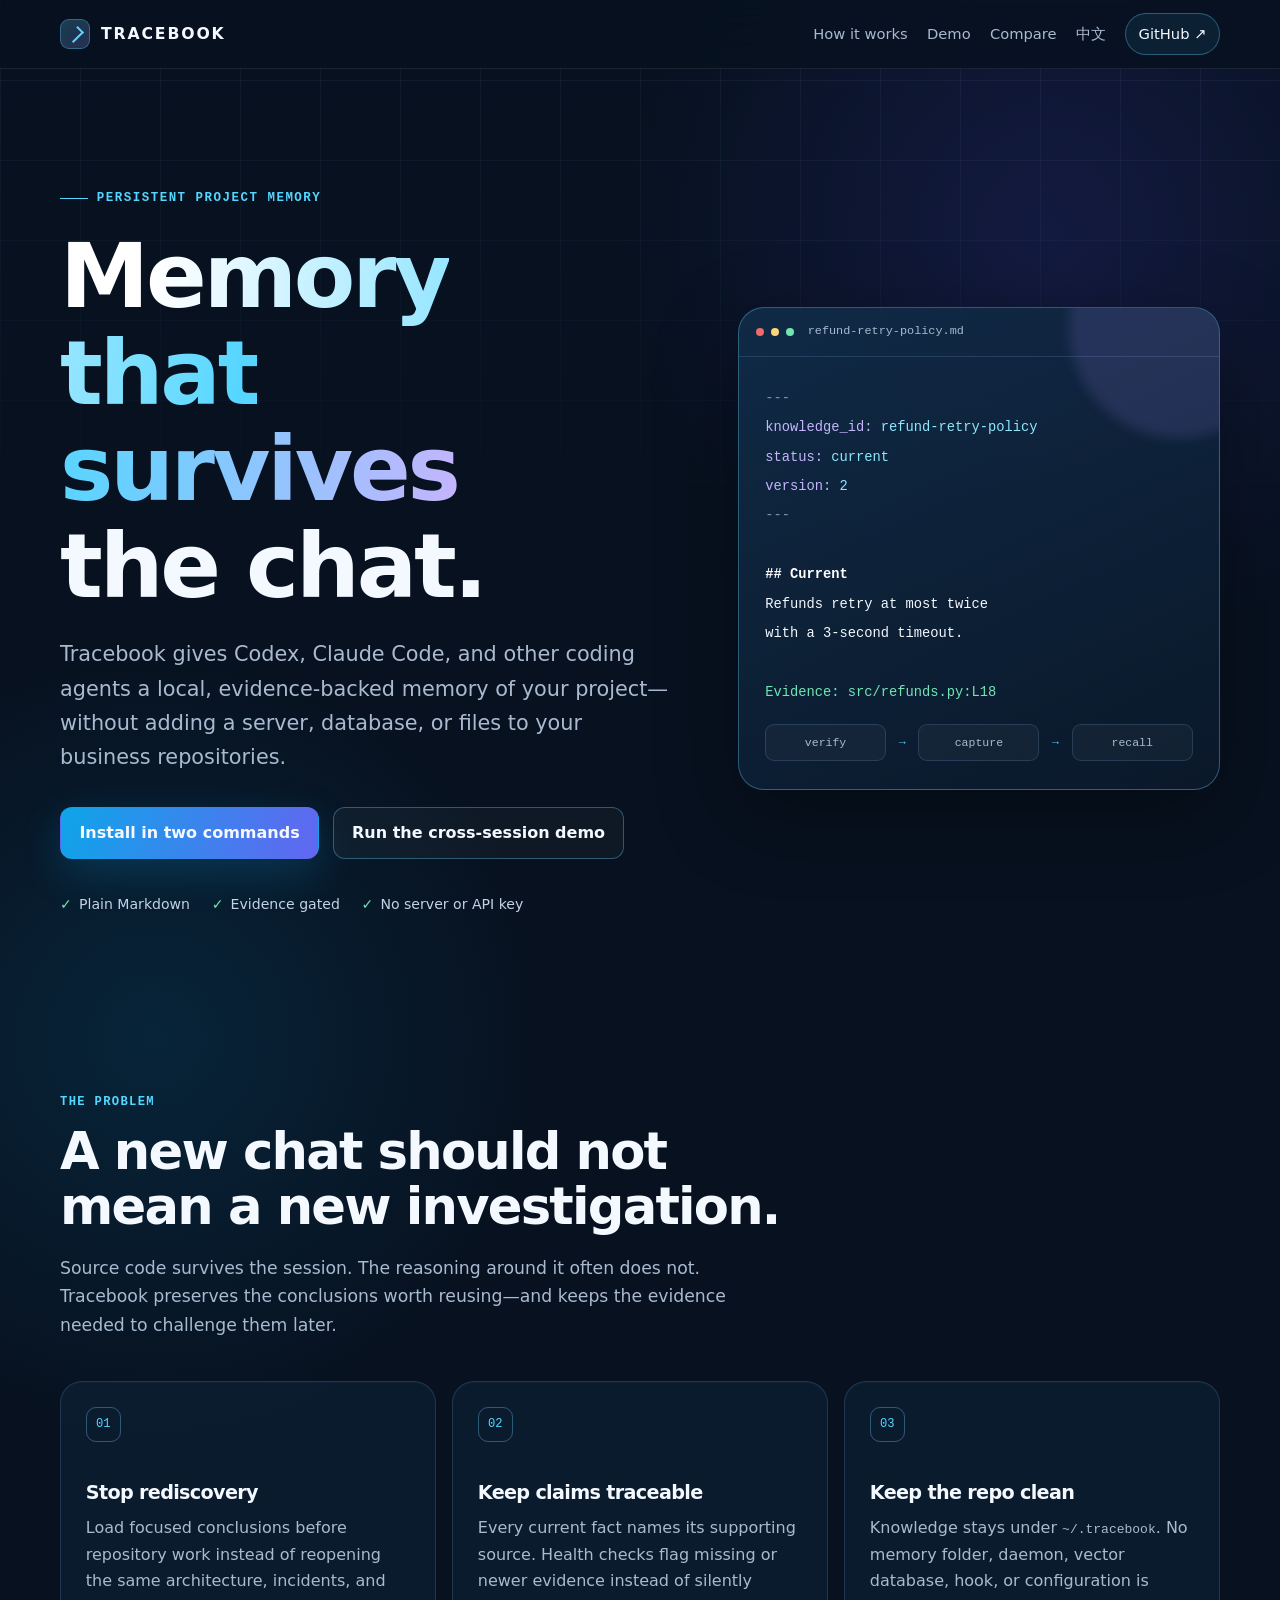
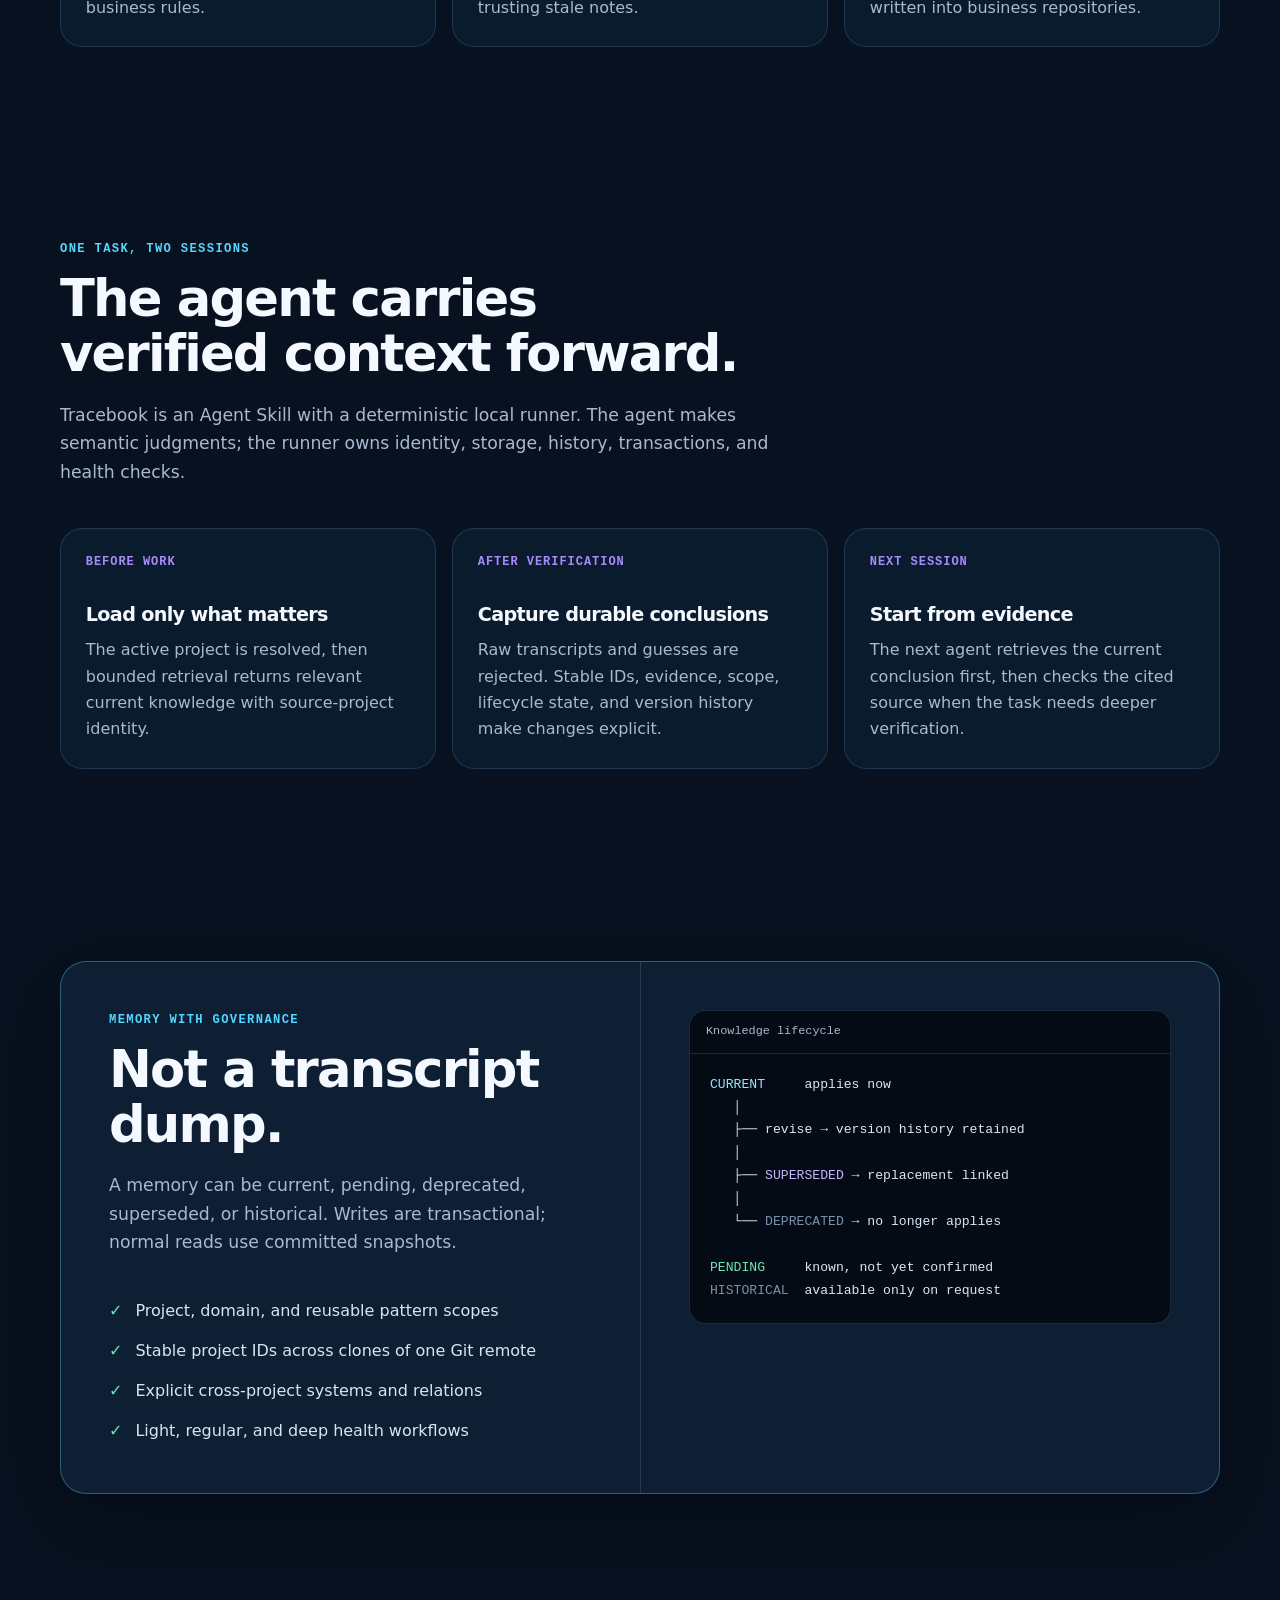
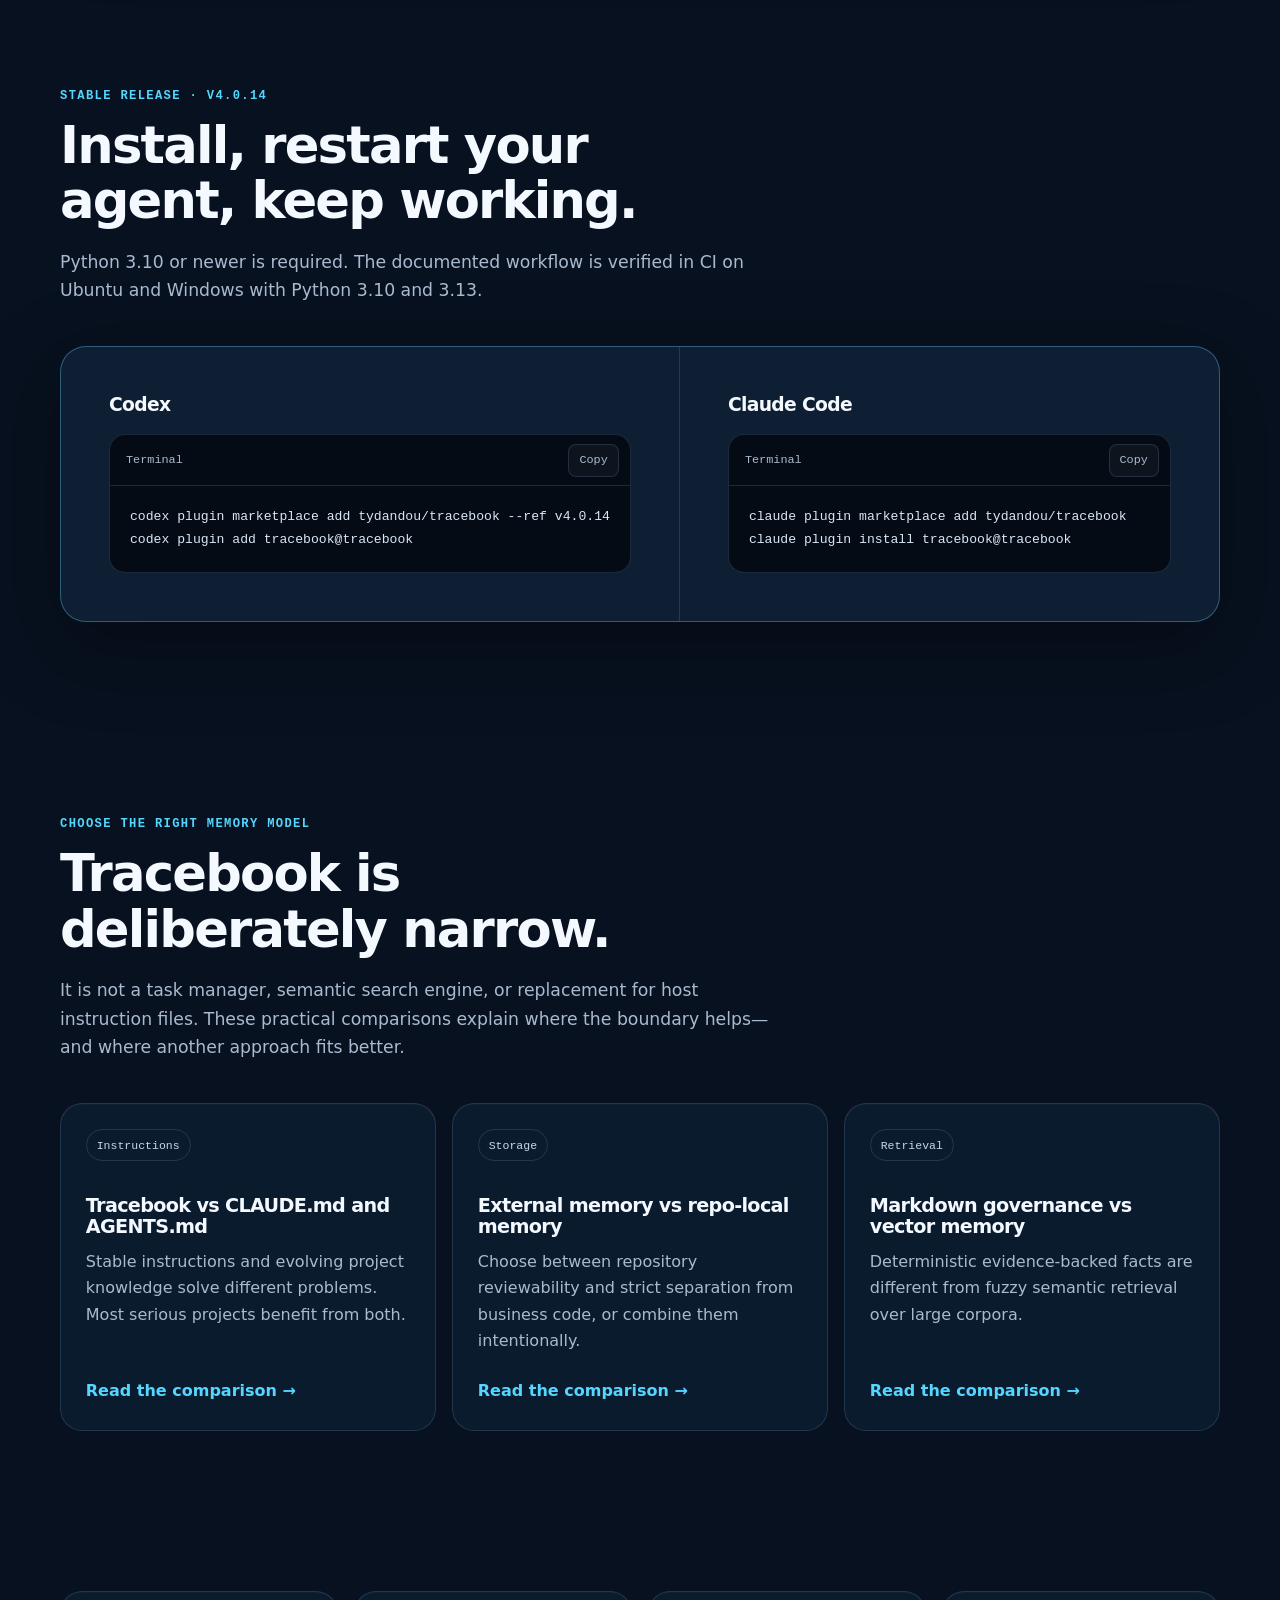
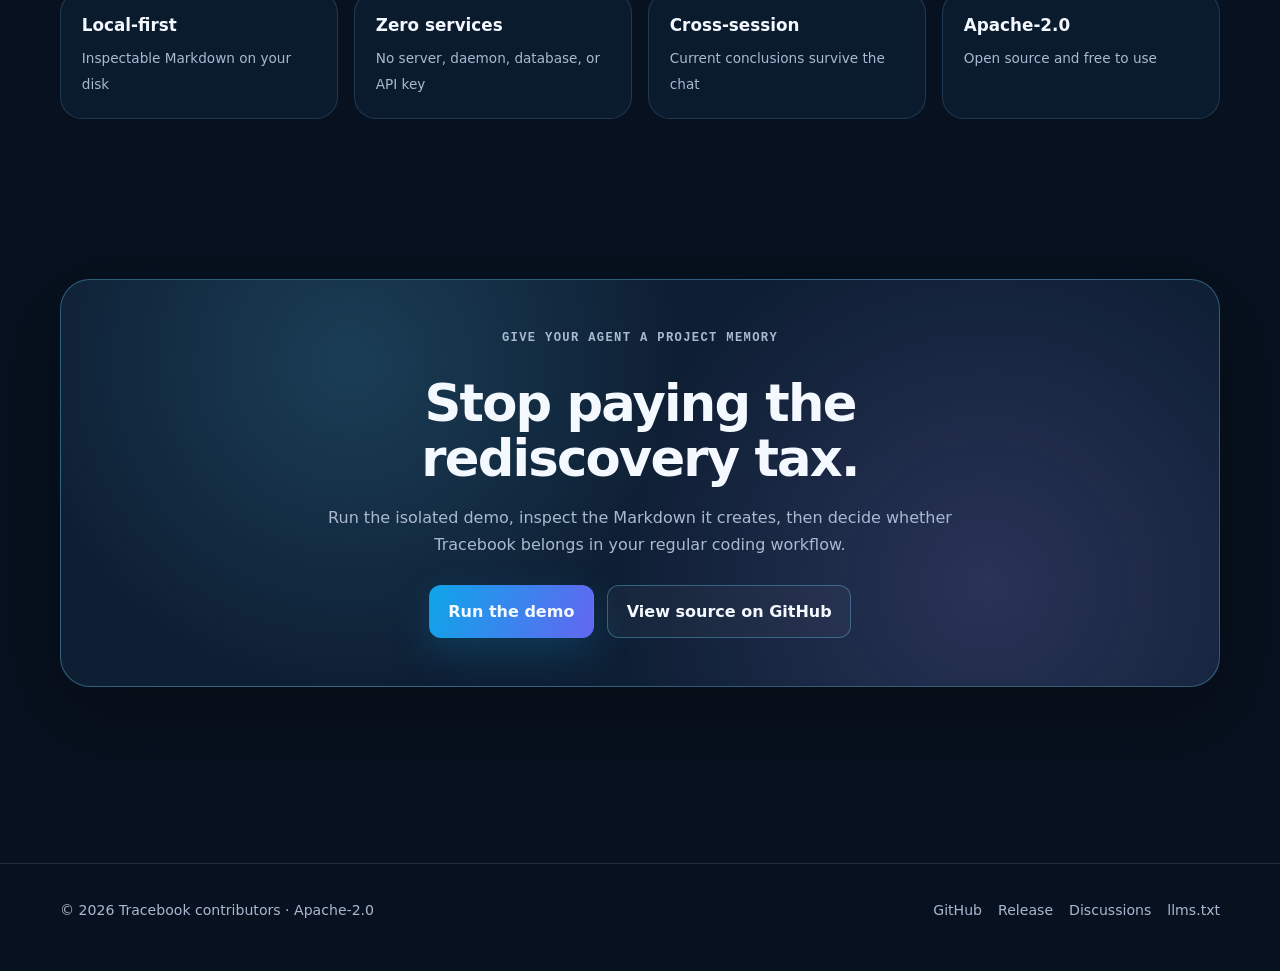
<file: site/index.html>
<!doctype html>
<html lang="en">
<head>
  <meta charset="utf-8">
  <meta name="viewport" content="width=device-width, initial-scale=1">
  <title>Tracebook — Persistent Project Memory for AI Coding Agents</title>
  <meta name="description" content="Local-first, evidence-backed project memory for Codex, Claude Code, and other AI coding agents. Plain Markdown, cross-session context, no server.">
  <meta name="theme-color" content="#07111f">
  <link rel="canonical" href="https://tydandou.github.io/tracebook/">
  <link rel="alternate" hreflang="en" href="https://tydandou.github.io/tracebook/">
  <link rel="alternate" hreflang="zh-CN" href="https://tydandou.github.io/tracebook/zh/">
  <link rel="stylesheet" href="assets/site.css">
  <meta property="og:type" content="website">
  <meta property="og:title" content="Tracebook — Memory that survives the chat">
  <meta property="og:description" content="Persistent, evidence-backed project memory for AI coding agents. Local-first Markdown. No server.">
  <meta property="og:url" content="https://tydandou.github.io/tracebook/">
  <meta property="og:image" content="https://raw.githubusercontent.com/tydandou/tracebook/master/assets/tracebook-social-preview.png">
  <meta name="twitter:card" content="summary_large_image">
  <meta name="twitter:title" content="Tracebook — Memory that survives the chat">
  <meta name="twitter:description" content="Persistent, evidence-backed project memory for AI coding agents.">
  <meta name="twitter:image" content="https://raw.githubusercontent.com/tydandou/tracebook/master/assets/tracebook-social-preview.png">
  <script type="application/ld+json">
  {
    "@context": "https://schema.org",
    "@type": "SoftwareApplication",
    "name": "Tracebook",
    "applicationCategory": "DeveloperApplication",
    "operatingSystem": "Windows, Linux, macOS",
    "softwareVersion": "4.0.14",
    "description": "Local-first, evidence-backed project memory for AI coding agents.",
    "url": "https://tydandou.github.io/tracebook/",
    "downloadUrl": "https://github.com/tydandou/tracebook",
    "license": "https://www.apache.org/licenses/LICENSE-2.0",
    "isAccessibleForFree": true,
    "codeRepository": "https://github.com/tydandou/tracebook"
  }
  </script>
</head>
<body>
  <a class="skip-link" href="#main">Skip to content</a>
  <header class="site-header">
    <nav class="nav shell" aria-label="Primary navigation">
      <a class="brand" href="./" aria-label="Tracebook home"><span class="brand-mark" aria-hidden="true"></span> TRACEBOOK</a>
      <div class="nav-links">
        <a href="#how-it-works">How it works</a>
        <a href="demo/">Demo</a>
        <a href="#compare">Compare</a>
        <a class="language-link" href="zh/" lang="zh-CN">中文</a>
        <a class="nav-star" href="https://github.com/tydandou/tracebook">GitHub ↗</a>
      </div>
    </nav>
  </header>

  <main id="main">
    <section class="hero shell">
      <div>
        <p class="eyebrow">Persistent project memory</p>
        <h1><span class="gradient-text">Memory that survives</span> the chat.</h1>
        <p class="hero-copy">Tracebook gives Codex, Claude Code, and other coding agents a local, evidence-backed memory of your project—without adding a server, database, or files to your business repositories.</p>
        <div class="actions">
          <a class="button button-primary" href="#install">Install in two commands</a>
          <a class="button button-quiet" href="demo/">Run the cross-session demo</a>
        </div>
        <div class="proof-row" aria-label="Key properties">
          <span>Plain Markdown</span>
          <span>Evidence gated</span>
          <span>No server or API key</span>
        </div>
      </div>

      <div class="memory-card" aria-label="Example evidence-backed memory record">
        <div class="card-bar"><span class="dot"></span><span class="dot"></span><span class="dot"></span><span class="bar-title">refund-retry-policy.md</span></div>
        <div class="memory-body">
          <p class="code-muted">---</p>
          <p><span class="code-key">knowledge_id:</span> <span class="code-value">refund-retry-policy</span></p>
          <p><span class="code-key">status:</span> <span class="code-value">current</span></p>
          <p><span class="code-key">version:</span> <span class="code-value">2</span></p>
          <p class="code-muted">---</p>
          <br>
          <p class="code-heading">## Current</p>
          <p>Refunds retry at most twice</p>
          <p>with a 3-second timeout.</p>
          <br>
          <p class="code-evidence">Evidence: src/refunds.py:L18</p>
          <div class="flow-line" aria-hidden="true">
            <span class="flow-node">verify</span><span class="flow-arrow">→</span>
            <span class="flow-node">capture</span><span class="flow-arrow">→</span>
            <span class="flow-node">recall</span>
          </div>
        </div>
      </div>
    </section>

    <section class="section shell" aria-labelledby="problem-title">
      <p class="section-kicker">The problem</p>
      <h2 id="problem-title">A new chat should not mean a new investigation.</h2>
      <p class="section-lede">Source code survives the session. The reasoning around it often does not. Tracebook preserves the conclusions worth reusing—and keeps the evidence needed to challenge them later.</p>
      <div class="grid-3">
        <article class="feature"><span class="feature-number">01</span><h3>Stop rediscovery</h3><p>Load focused conclusions before repository work instead of reopening the same architecture, incidents, and business rules.</p></article>
        <article class="feature"><span class="feature-number">02</span><h3>Keep claims traceable</h3><p>Every current fact names its supporting source. Health checks flag missing or newer evidence instead of silently trusting stale notes.</p></article>
        <article class="feature"><span class="feature-number">03</span><h3>Keep the repo clean</h3><p>Knowledge stays under <code>~/.tracebook</code>. No memory folder, daemon, vector database, hook, or configuration is written into business repositories.</p></article>
      </div>
    </section>

    <section class="section shell" id="how-it-works" aria-labelledby="workflow-title">
      <p class="section-kicker">One task, two sessions</p>
      <h2 id="workflow-title">The agent carries verified context forward.</h2>
      <p class="section-lede">Tracebook is an Agent Skill with a deterministic local runner. The agent makes semantic judgments; the runner owns identity, storage, history, transactions, and health checks.</p>
      <div class="timeline">
        <article class="step"><span class="step-label">Before work</span><h3>Load only what matters</h3><p>The active project is resolved, then bounded retrieval returns relevant current knowledge with source-project identity.</p></article>
        <article class="step"><span class="step-label">After verification</span><h3>Capture durable conclusions</h3><p>Raw transcripts and guesses are rejected. Stable IDs, evidence, scope, lifecycle state, and version history make changes explicit.</p></article>
        <article class="step"><span class="step-label">Next session</span><h3>Start from evidence</h3><p>The next agent retrieves the current conclusion first, then checks the cited source when the task needs deeper verification.</p></article>
      </div>
    </section>

    <section class="section shell" aria-labelledby="governance-title">
      <div class="split-panel">
        <div>
          <p class="section-kicker">Memory with governance</p>
          <h2 id="governance-title">Not a transcript dump.</h2>
          <p class="section-lede">A memory can be current, pending, deprecated, superseded, or historical. Writes are transactional; normal reads use committed snapshots.</p>
          <ul class="check-list">
            <li>Project, domain, and reusable pattern scopes</li>
            <li>Stable project IDs across clones of one Git remote</li>
            <li>Explicit cross-project systems and relations</li>
            <li>Light, regular, and deep health workflows</li>
          </ul>
        </div>
        <div>
          <div class="terminal">
            <div class="terminal-head"><span>Knowledge lifecycle</span></div>
            <pre><span class="code-value">CURRENT</span>     applies now
   │
   ├── revise → version history retained
   │
   ├── <span class="code-key">SUPERSEDED</span> → replacement linked
   │
   └── <span class="code-muted">DEPRECATED</span> → no longer applies

<span class="code-evidence">PENDING</span>     known, not yet confirmed
<span class="code-muted">HISTORICAL</span>  available only on request</pre>
          </div>
        </div>
      </div>
    </section>

    <section class="section shell" id="install" aria-labelledby="install-title">
      <p class="section-kicker">Stable release · v4.0.14</p>
      <h2 id="install-title">Install, restart your agent, keep working.</h2>
      <p class="section-lede">Python 3.10 or newer is required. The documented workflow is verified in CI on Ubuntu and Windows with Python 3.10 and 3.13.</p>
      <div class="split-panel">
        <div>
          <h3>Codex</h3>
          <div class="terminal">
            <div class="terminal-head"><span>Terminal</span><button class="copy-button" data-copy="codex-install">Copy</button></div>
            <pre id="codex-install">codex plugin marketplace add tydandou/tracebook --ref v4.0.14
codex plugin add tracebook@tracebook</pre>
          </div>
        </div>
        <div>
          <h3>Claude Code</h3>
          <div class="terminal">
            <div class="terminal-head"><span>Terminal</span><button class="copy-button" data-copy="claude-install">Copy</button></div>
            <pre id="claude-install">claude plugin marketplace add tydandou/tracebook
claude plugin install tracebook@tracebook</pre>
          </div>
        </div>
      </div>
    </section>

    <section class="section shell" id="compare" aria-labelledby="compare-title">
      <p class="section-kicker">Choose the right memory model</p>
      <h2 id="compare-title">Tracebook is deliberately narrow.</h2>
      <p class="section-lede">It is not a task manager, semantic search engine, or replacement for host instruction files. These practical comparisons explain where the boundary helps—and where another approach fits better.</p>
      <div class="compare-grid">
        <a class="comparison-card" href="compare/claude-md/"><span class="tag">Instructions</span><h3>Tracebook vs CLAUDE.md and AGENTS.md</h3><p>Stable instructions and evolving project knowledge solve different problems. Most serious projects benefit from both.</p><span class="comparison-link">Read the comparison →</span></a>
        <a class="comparison-card" href="compare/repo-local-memory/"><span class="tag">Storage</span><h3>External memory vs repo-local memory</h3><p>Choose between repository reviewability and strict separation from business code, or combine them intentionally.</p><span class="comparison-link">Read the comparison →</span></a>
        <a class="comparison-card" href="compare/vector-memory/"><span class="tag">Retrieval</span><h3>Markdown governance vs vector memory</h3><p>Deterministic evidence-backed facts are different from fuzzy semantic retrieval over large corpora.</p><span class="comparison-link">Read the comparison →</span></a>
      </div>
    </section>

    <section class="section-tight shell" aria-label="Verification summary">
      <div class="stats">
        <div class="stat"><strong>Local-first</strong><span>Inspectable Markdown on your disk</span></div>
        <div class="stat"><strong>Zero services</strong><span>No server, daemon, database, or API key</span></div>
        <div class="stat"><strong>Cross-session</strong><span>Current conclusions survive the chat</span></div>
        <div class="stat"><strong>Apache-2.0</strong><span>Open source and free to use</span></div>
      </div>
    </section>

    <section class="section shell">
      <div class="cta">
        <div>
          <p class="section-kicker">Give your agent a project memory</p>
          <h2>Stop paying the rediscovery tax.</h2>
          <p>Run the isolated demo, inspect the Markdown it creates, then decide whether Tracebook belongs in your regular coding workflow.</p>
          <div class="actions">
            <a class="button button-primary" href="demo/">Run the demo</a>
            <a class="button button-quiet" href="https://github.com/tydandou/tracebook">View source on GitHub</a>
          </div>
        </div>
      </div>
    </section>
  </main>

  <footer class="site-footer">
    <div class="footer-row shell">
      <span>© <span data-year>2026</span> Tracebook contributors · Apache-2.0</span>
      <div class="footer-links"><a href="https://github.com/tydandou/tracebook">GitHub</a><a href="https://github.com/tydandou/tracebook/releases/latest">Release</a><a href="https://github.com/tydandou/tracebook/discussions">Discussions</a><a href="llms.txt">llms.txt</a></div>
    </div>
  </footer>
  <script src="assets/site.js" defer></script>
</body>
</html>
</file>
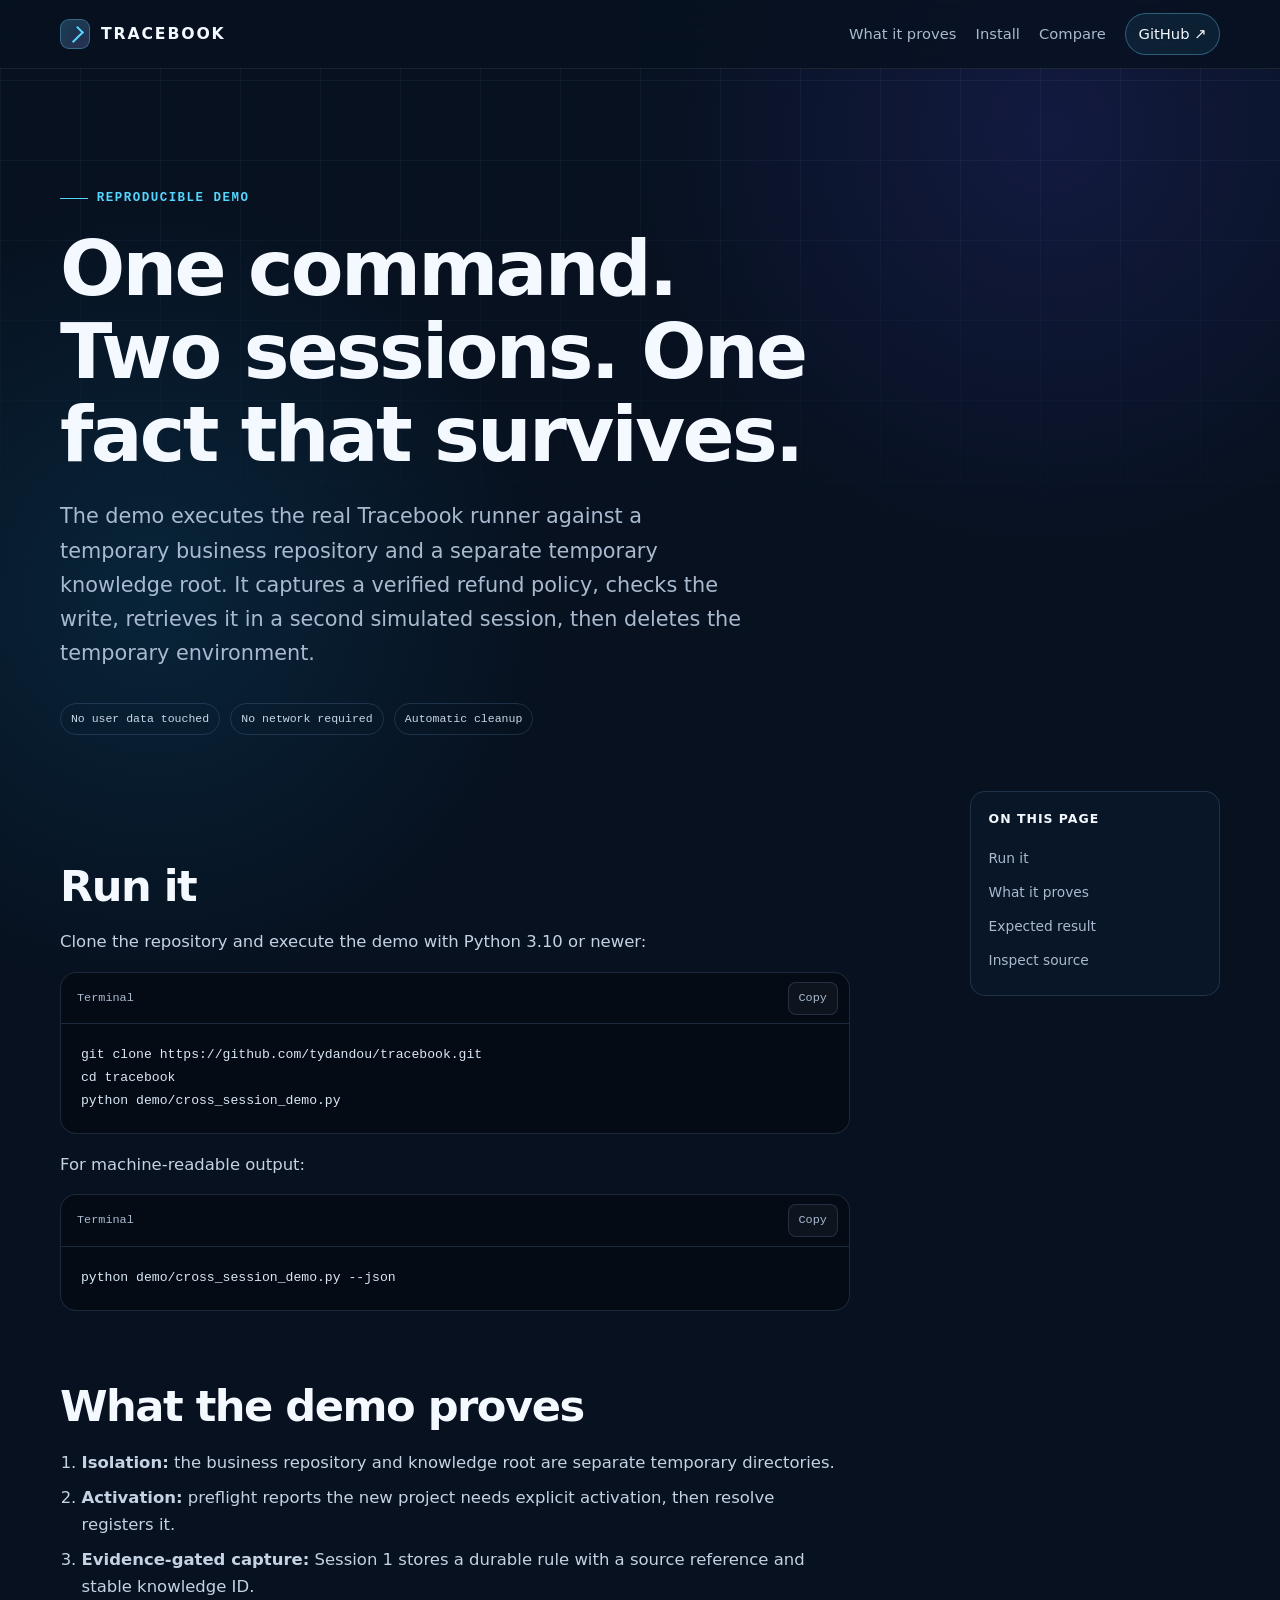
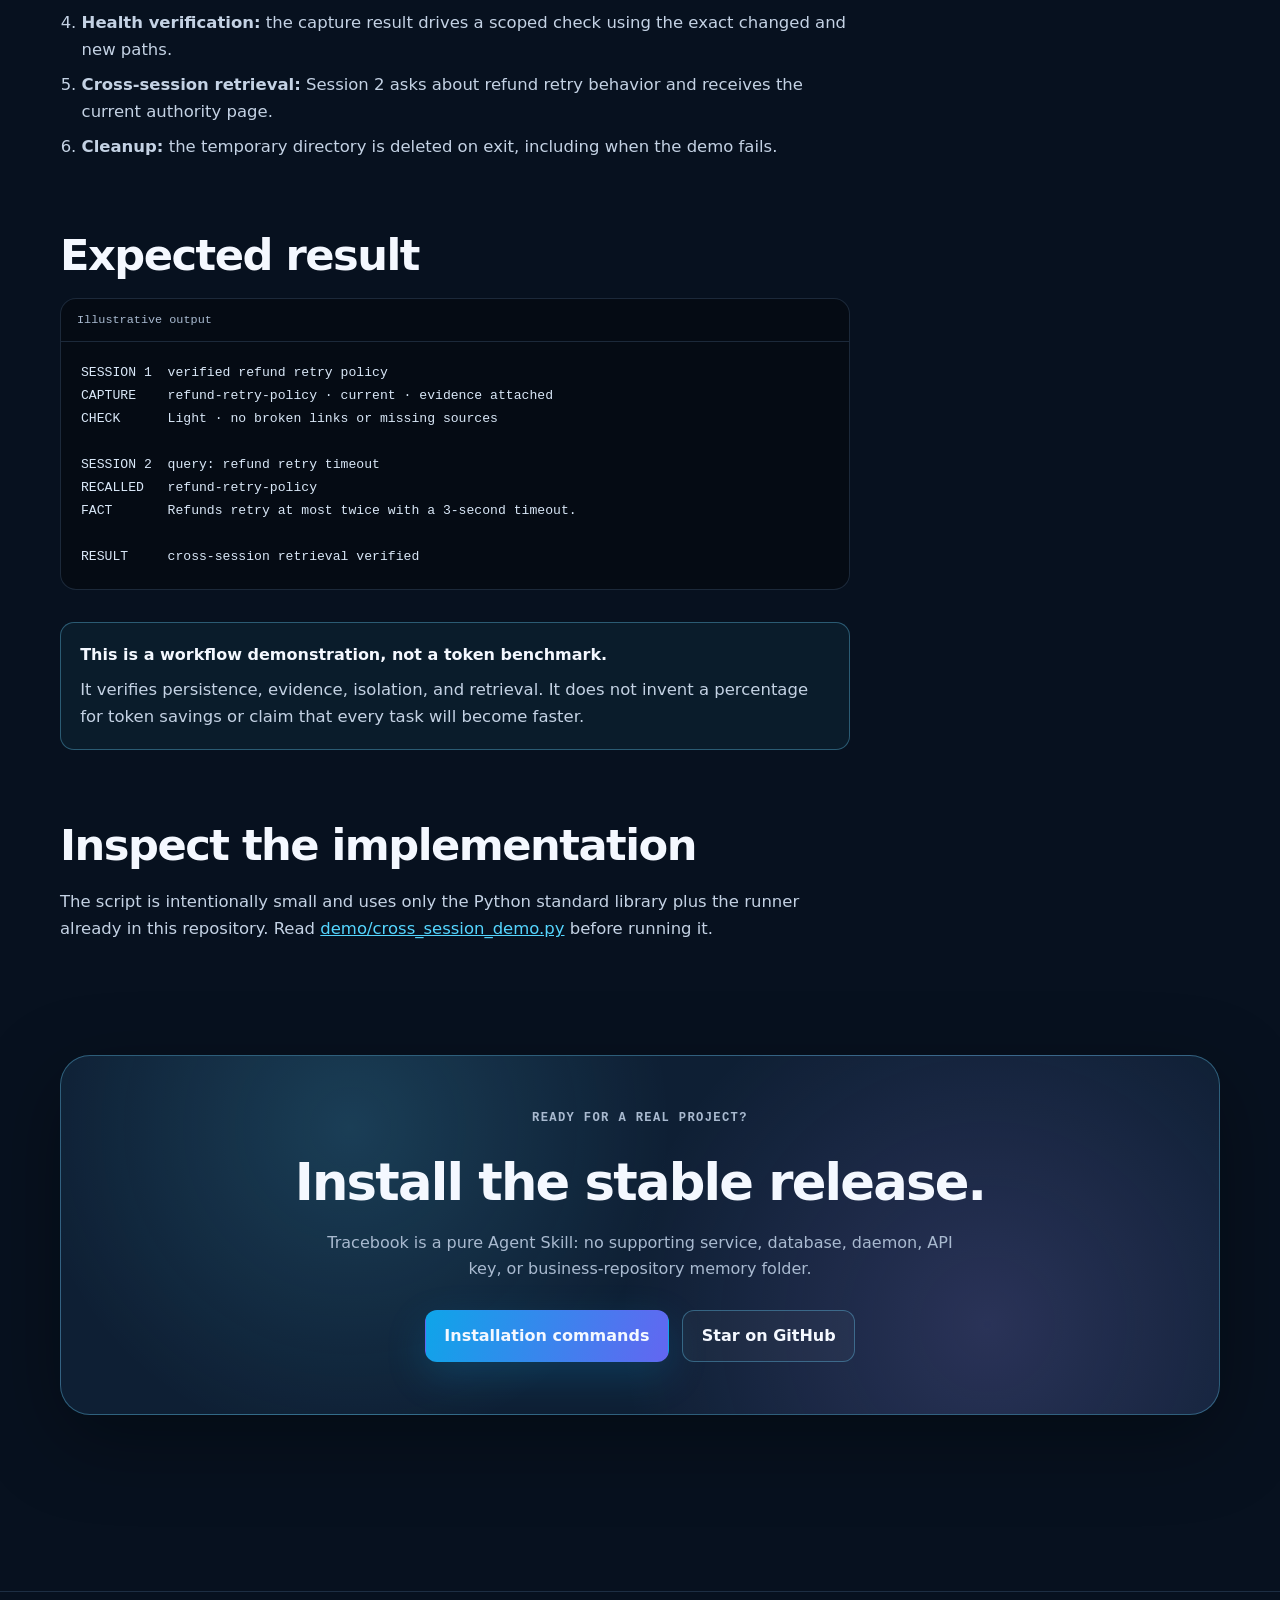
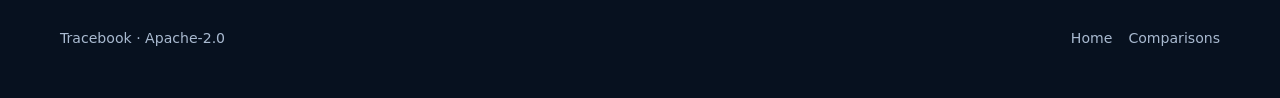
<file: site/demo/index.html>
<!doctype html>
<html lang="en">
<head>
  <meta charset="utf-8"><meta name="viewport" content="width=device-width, initial-scale=1">
  <title>Tracebook Cross-Session Project Memory Demo</title>
  <meta name="description" content="Run a reproducible, isolated demo that captures an evidence-backed project fact in one coding-agent session and retrieves it in the next.">
  <link rel="canonical" href="https://tydandou.github.io/tracebook/demo/">
  <link rel="stylesheet" href="../assets/site.css"><meta name="theme-color" content="#07111f">
  <meta property="og:type" content="article"><meta property="og:title" content="Tracebook cross-session demo"><meta property="og:description" content="One command. Two simulated sessions. One verified fact that survives."><meta property="og:url" content="https://tydandou.github.io/tracebook/demo/"><meta property="og:image" content="https://raw.githubusercontent.com/tydandou/tracebook/master/assets/tracebook-social-preview.png"><meta name="twitter:card" content="summary_large_image">
</head>
<body>
  <a class="skip-link" href="#main">Skip to content</a>
  <header class="site-header"><nav class="nav shell" aria-label="Primary navigation"><a class="brand" href="../"><span class="brand-mark" aria-hidden="true"></span> TRACEBOOK</a><div class="nav-links"><a href="#what-it-proves">What it proves</a><a href="../#install">Install</a><a href="../#compare">Compare</a><a class="nav-star" href="https://github.com/tydandou/tracebook">GitHub ↗</a></div></nav></header>
  <main id="main">
    <section class="article-hero shell"><p class="eyebrow">Reproducible demo</p><h1>One command. Two sessions. One fact that survives.</h1><p class="hero-copy">The demo executes the real Tracebook runner against a temporary business repository and a separate temporary knowledge root. It captures a verified refund policy, checks the write, retrieves it in a second simulated session, then deletes the temporary environment.</p><div class="article-meta"><span class="tag">No user data touched</span><span class="tag">No network required</span><span class="tag">Automatic cleanup</span></div></section>
    <div class="article-layout shell">
      <article class="article">
        <h2 id="run">Run it</h2>
        <p>Clone the repository and execute the demo with Python 3.10 or newer:</p>
        <div class="terminal"><div class="terminal-head"><span>Terminal</span><button class="copy-button" data-copy="demo-command">Copy</button></div><pre id="demo-command">git clone https://github.com/tydandou/tracebook.git
cd tracebook
python demo/cross_session_demo.py</pre></div>
        <p>For machine-readable output:</p>
        <div class="terminal"><div class="terminal-head"><span>Terminal</span><button class="copy-button" data-copy="demo-json">Copy</button></div><pre id="demo-json">python demo/cross_session_demo.py --json</pre></div>
        <h2 id="what-it-proves">What the demo proves</h2>
        <ol><li><strong>Isolation:</strong> the business repository and knowledge root are separate temporary directories.</li><li><strong>Activation:</strong> preflight reports the new project needs explicit activation, then resolve registers it.</li><li><strong>Evidence-gated capture:</strong> Session 1 stores a durable rule with a source reference and stable knowledge ID.</li><li><strong>Health verification:</strong> the capture result drives a scoped check using the exact changed and new paths.</li><li><strong>Cross-session retrieval:</strong> Session 2 asks about refund retry behavior and receives the current authority page.</li><li><strong>Cleanup:</strong> the temporary directory is deleted on exit, including when the demo fails.</li></ol>
        <h2 id="expected">Expected result</h2>
        <div class="terminal"><div class="terminal-head"><span>Illustrative output</span></div><pre>SESSION 1  verified refund retry policy
CAPTURE    refund-retry-policy · current · evidence attached
CHECK      Light · no broken links or missing sources

SESSION 2  query: refund retry timeout
RECALLED   refund-retry-policy
FACT       Refunds retry at most twice with a 3-second timeout.

RESULT     cross-session retrieval verified</pre></div>
        <div class="callout"><strong>This is a workflow demonstration, not a token benchmark.</strong><p>It verifies persistence, evidence, isolation, and retrieval. It does not invent a percentage for token savings or claim that every task will become faster.</p></div>
        <h2 id="inspect">Inspect the implementation</h2>
        <p>The script is intentionally small and uses only the Python standard library plus the runner already in this repository. Read <a href="https://github.com/tydandou/tracebook/blob/master/demo/cross_session_demo.py">demo/cross_session_demo.py</a> before running it.</p>
      </article>
      <aside class="article-aside" aria-label="On this page"><strong>On this page</strong><a href="#run">Run it</a><a href="#what-it-proves">What it proves</a><a href="#expected">Expected result</a><a href="#inspect">Inspect source</a></aside>
    </div>
    <section class="section shell"><div class="cta"><div><p class="section-kicker">Ready for a real project?</p><h2>Install the stable release.</h2><p>Tracebook is a pure Agent Skill: no supporting service, database, daemon, API key, or business-repository memory folder.</p><div class="actions"><a class="button button-primary" href="../#install">Installation commands</a><a class="button button-quiet" href="https://github.com/tydandou/tracebook">Star on GitHub</a></div></div></div></section>
  </main>
  <footer class="site-footer"><div class="footer-row shell"><span>Tracebook · Apache-2.0</span><div class="footer-links"><a href="../">Home</a><a href="../compare/claude-md/">Comparisons</a></div></div></footer>
  <script src="../assets/site.js" defer></script>
</body>
</html>
</file>
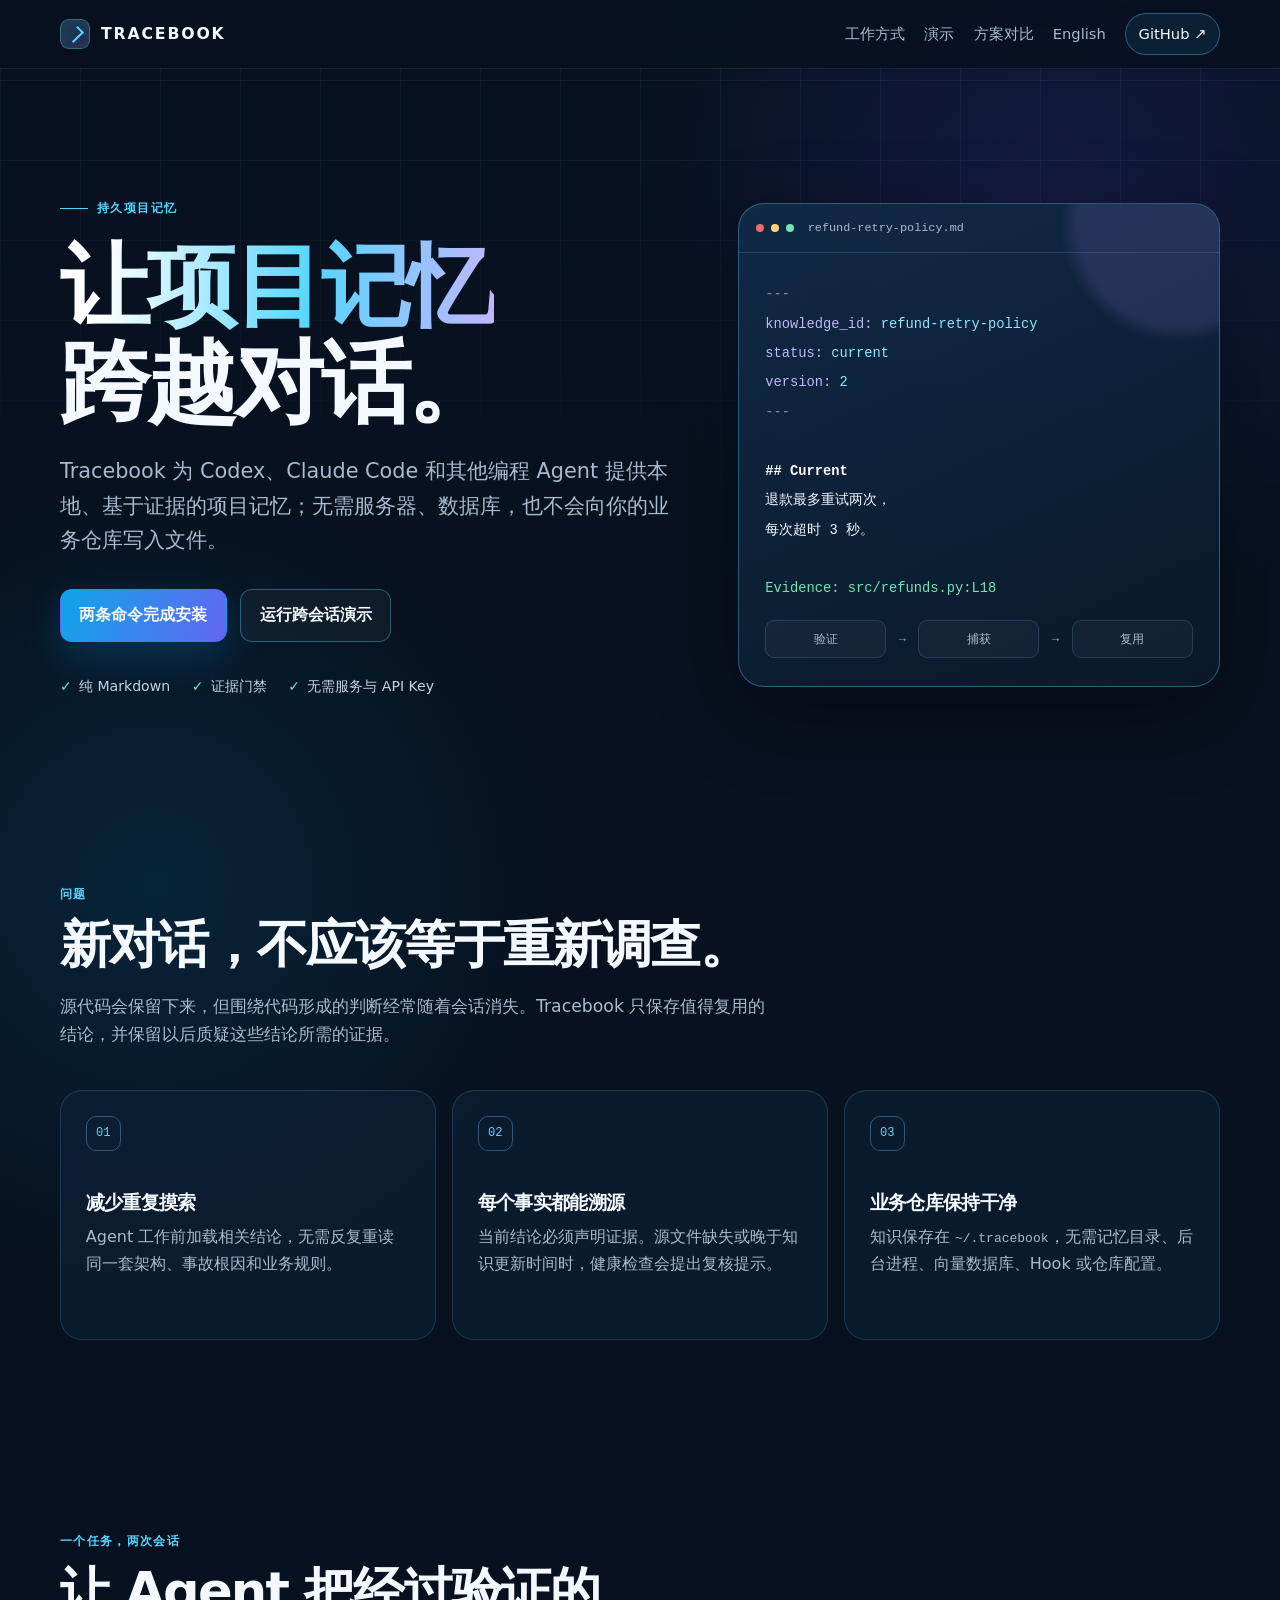
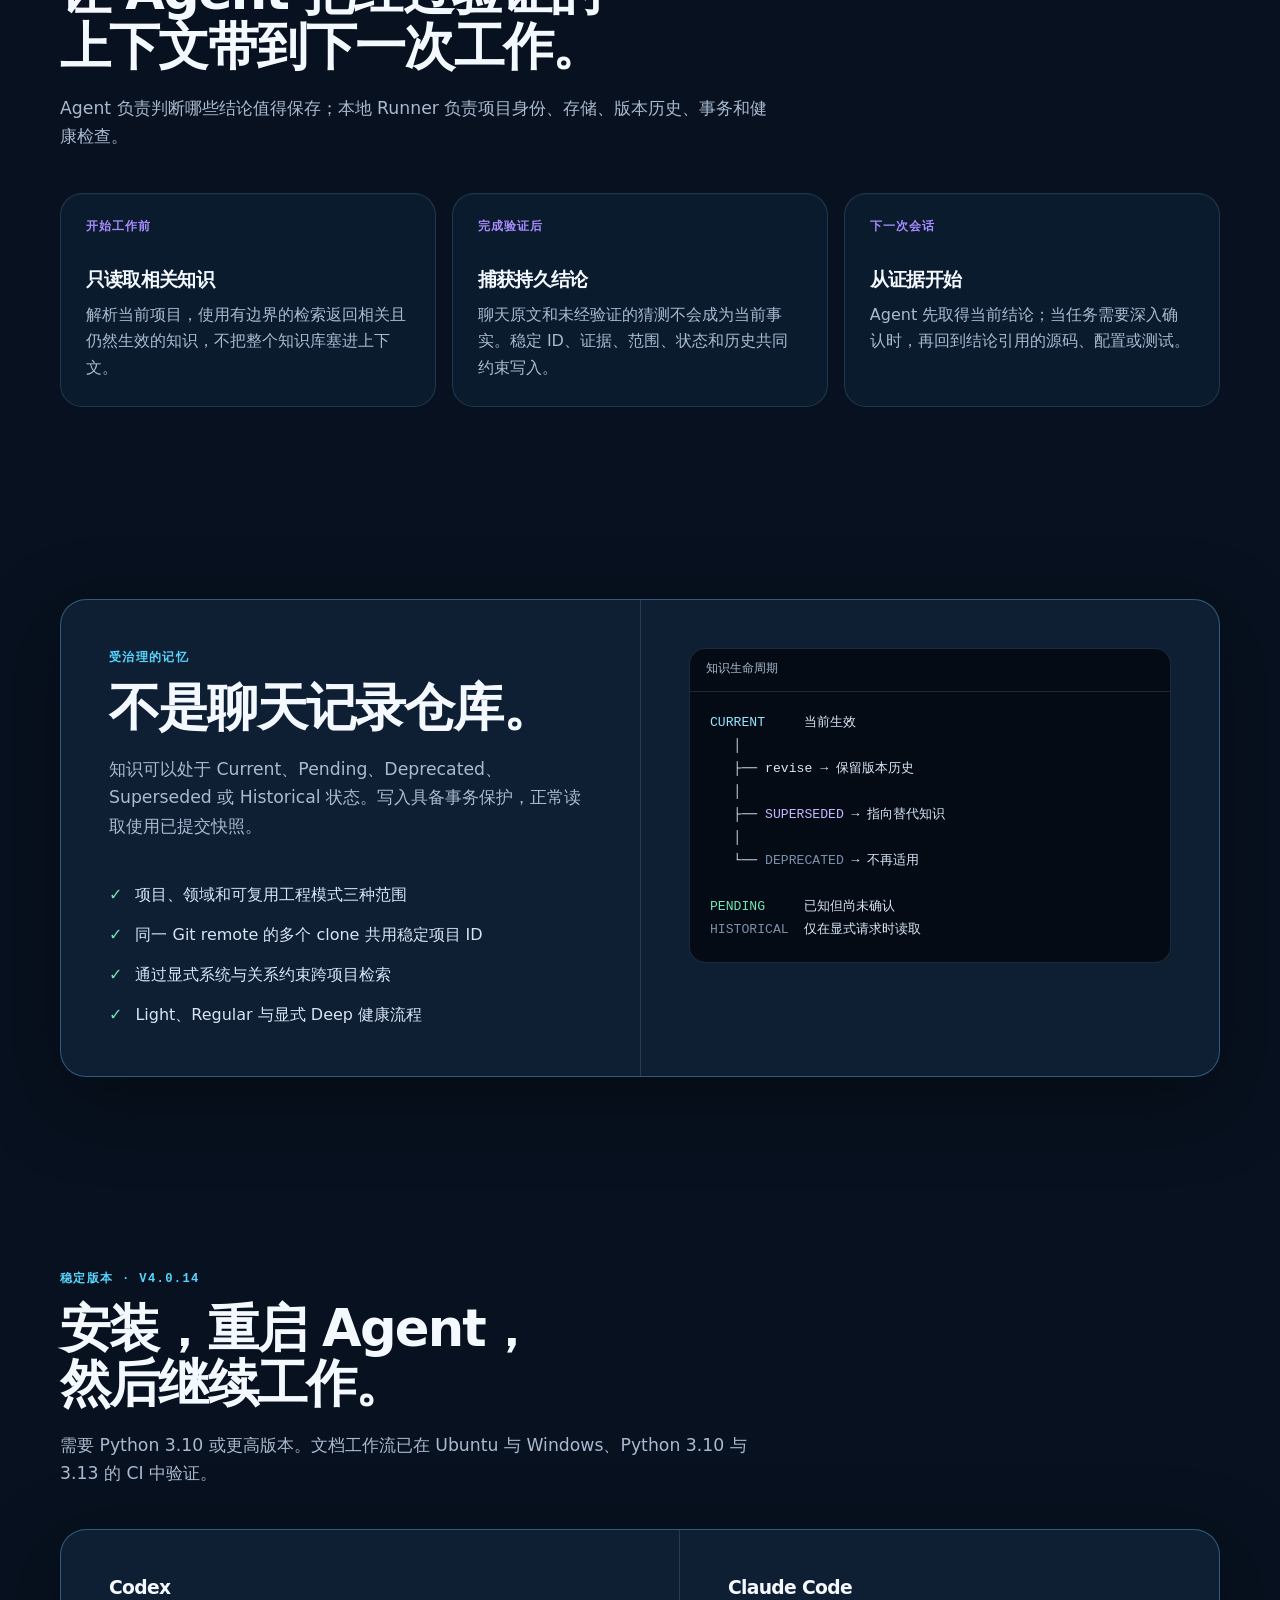
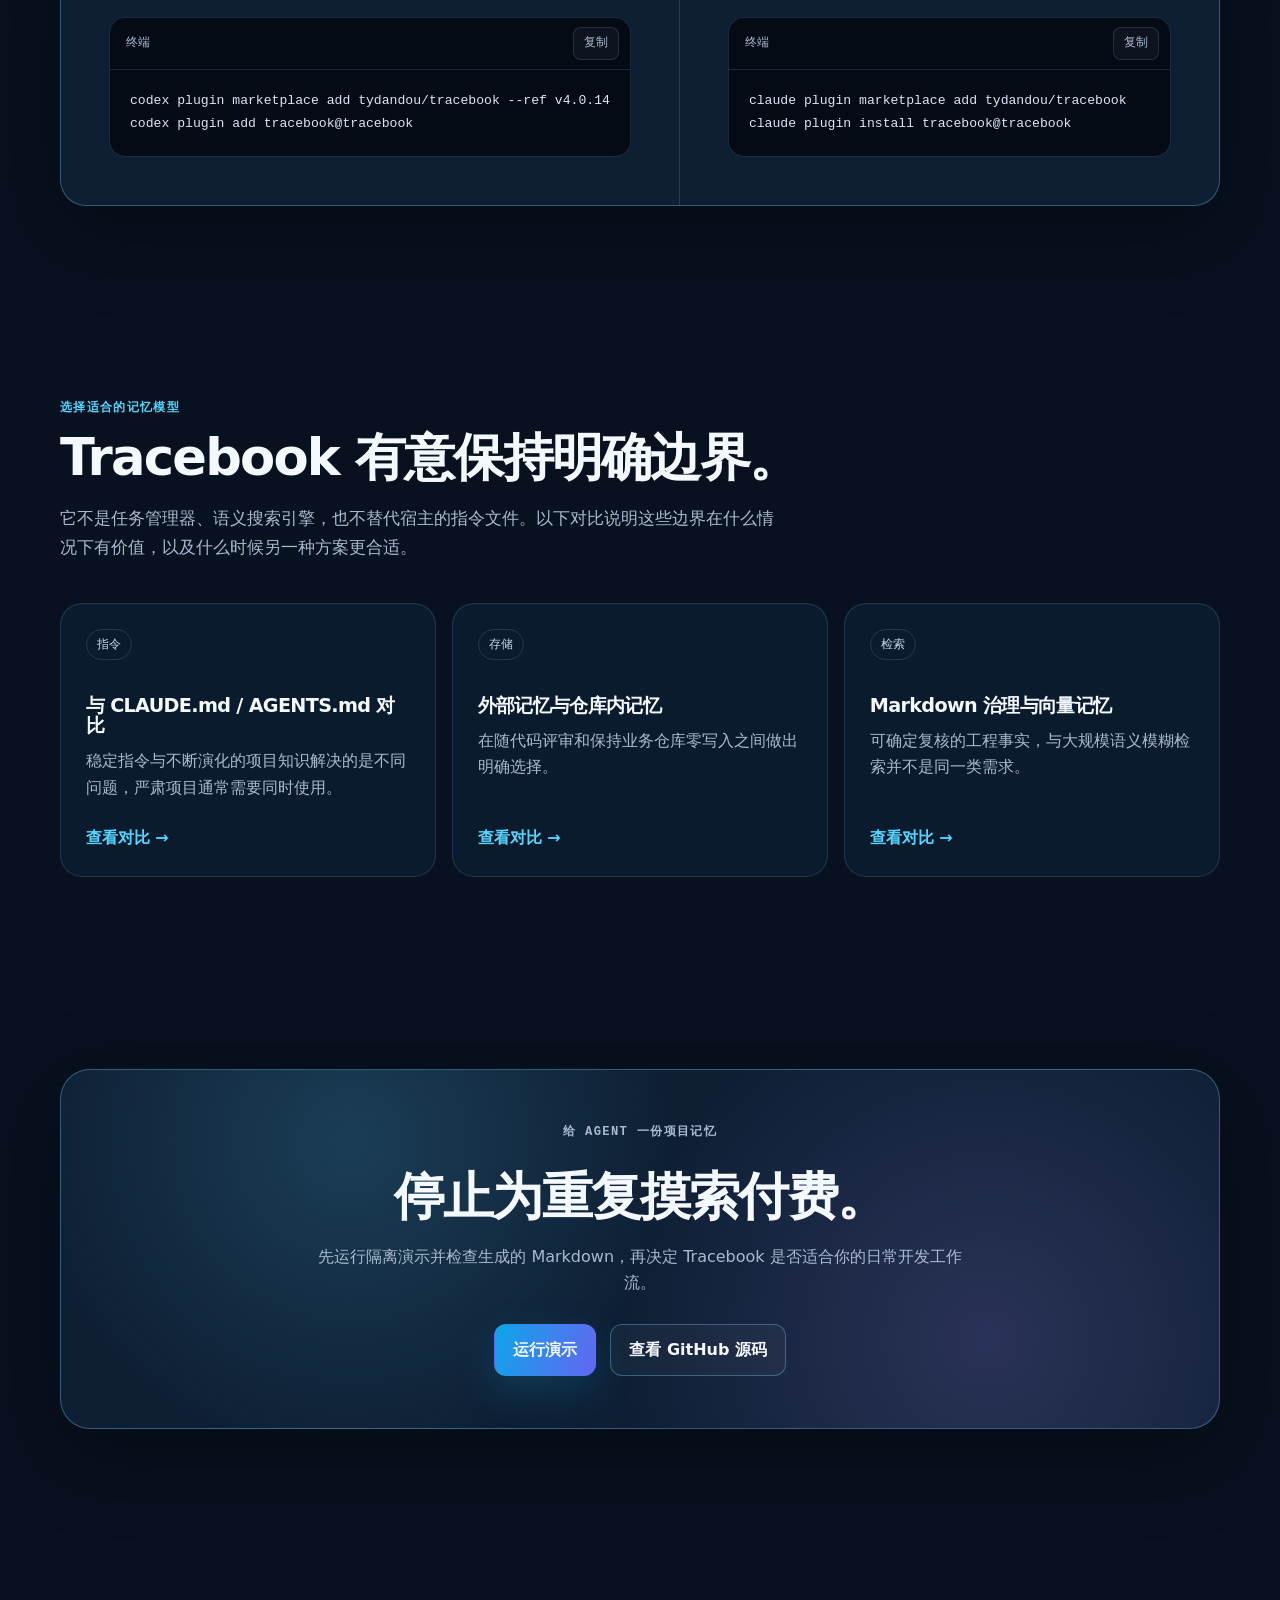
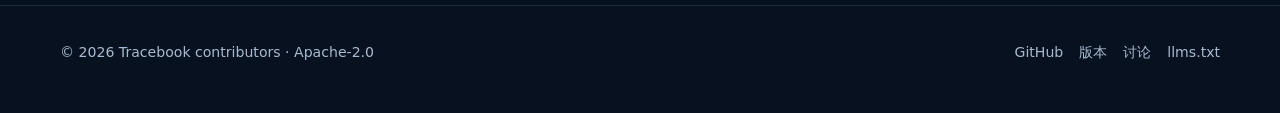
<file: site/zh/index.html>
<!doctype html>
<html lang="zh-CN">
<head>
  <meta charset="utf-8">
  <meta name="viewport" content="width=device-width, initial-scale=1">
  <title>Tracebook — AI 编程 Agent 的本地项目记忆</title>
  <meta name="description" content="为 Codex、Claude Code 等 AI 编程 Agent 提供本地、跨会话、基于证据的项目知识与持久记忆。使用可检查的 Markdown，无需服务器、数据库或 API Key。">
  <meta name="theme-color" content="#07111f">
  <link rel="canonical" href="https://tydandou.github.io/tracebook/zh/">
  <link rel="alternate" hreflang="en" href="https://tydandou.github.io/tracebook/">
  <link rel="alternate" hreflang="zh-CN" href="https://tydandou.github.io/tracebook/zh/">
  <link rel="stylesheet" href="../assets/site.css">
  <meta property="og:type" content="website">
  <meta property="og:title" content="Tracebook — 跨越对话的工程记忆">
  <meta property="og:description" content="AI 编程 Agent 的本地、可追溯、跨会话项目记忆。">
  <meta property="og:url" content="https://tydandou.github.io/tracebook/zh/">
  <meta property="og:image" content="https://raw.githubusercontent.com/tydandou/tracebook/master/assets/tracebook-social-preview.png">
  <meta name="twitter:card" content="summary_large_image">
</head>
<body>
  <a class="skip-link" href="#main">跳到正文</a>
  <header class="site-header">
    <nav class="nav shell" aria-label="主导航">
      <a class="brand" href="../" aria-label="Tracebook 首页"><span class="brand-mark" aria-hidden="true"></span> TRACEBOOK</a>
      <div class="nav-links">
        <a href="#how-it-works">工作方式</a>
        <a href="../demo/">演示</a>
        <a href="#compare">方案对比</a>
        <a class="language-link" href="../" lang="en">English</a>
        <a class="nav-star" href="https://github.com/tydandou/tracebook">GitHub ↗</a>
      </div>
    </nav>
  </header>

  <main id="main">
    <section class="hero shell">
      <div>
        <p class="eyebrow">持久项目记忆</p>
        <h1><span class="gradient-text">让项目记忆</span>跨越对话。</h1>
        <p class="hero-copy">Tracebook 为 Codex、Claude Code 和其他编程 Agent 提供本地、基于证据的项目记忆；无需服务器、数据库，也不会向你的业务仓库写入文件。</p>
        <div class="actions">
          <a class="button button-primary" href="#install">两条命令完成安装</a>
          <a class="button button-quiet" href="../demo/">运行跨会话演示</a>
        </div>
        <div class="proof-row" aria-label="核心特性">
          <span>纯 Markdown</span>
          <span>证据门禁</span>
          <span>无需服务与 API Key</span>
        </div>
      </div>

      <div class="memory-card" aria-label="基于证据的记忆示例">
        <div class="card-bar"><span class="dot"></span><span class="dot"></span><span class="dot"></span><span class="bar-title">refund-retry-policy.md</span></div>
        <div class="memory-body">
          <p class="code-muted">---</p>
          <p><span class="code-key">knowledge_id:</span> <span class="code-value">refund-retry-policy</span></p>
          <p><span class="code-key">status:</span> <span class="code-value">current</span></p>
          <p><span class="code-key">version:</span> <span class="code-value">2</span></p>
          <p class="code-muted">---</p><br>
          <p class="code-heading">## Current</p>
          <p>退款最多重试两次，</p>
          <p>每次超时 3 秒。</p><br>
          <p class="code-evidence">Evidence: src/refunds.py:L18</p>
          <div class="flow-line" aria-hidden="true"><span class="flow-node">验证</span><span class="flow-arrow">→</span><span class="flow-node">捕获</span><span class="flow-arrow">→</span><span class="flow-node">复用</span></div>
        </div>
      </div>
    </section>

    <section class="section shell" aria-labelledby="problem-title">
      <p class="section-kicker">问题</p>
      <h2 id="problem-title">新对话，不应该等于重新调查。</h2>
      <p class="section-lede">源代码会保留下来，但围绕代码形成的判断经常随着会话消失。Tracebook 只保存值得复用的结论，并保留以后质疑这些结论所需的证据。</p>
      <div class="grid-3">
        <article class="feature"><span class="feature-number">01</span><h3>减少重复摸索</h3><p>Agent 工作前加载相关结论，无需反复重读同一套架构、事故根因和业务规则。</p></article>
        <article class="feature"><span class="feature-number">02</span><h3>每个事实都能溯源</h3><p>当前结论必须声明证据。源文件缺失或晚于知识更新时间时，健康检查会提出复核提示。</p></article>
        <article class="feature"><span class="feature-number">03</span><h3>业务仓库保持干净</h3><p>知识保存在 <code>~/.tracebook</code>，无需记忆目录、后台进程、向量数据库、Hook 或仓库配置。</p></article>
      </div>
    </section>

    <section class="section shell" id="how-it-works" aria-labelledby="workflow-title">
      <p class="section-kicker">一个任务，两次会话</p>
      <h2 id="workflow-title">让 Agent 把经过验证的上下文带到下一次工作。</h2>
      <p class="section-lede">Agent 负责判断哪些结论值得保存；本地 Runner 负责项目身份、存储、版本历史、事务和健康检查。</p>
      <div class="timeline">
        <article class="step"><span class="step-label">开始工作前</span><h3>只读取相关知识</h3><p>解析当前项目，使用有边界的检索返回相关且仍然生效的知识，不把整个知识库塞进上下文。</p></article>
        <article class="step"><span class="step-label">完成验证后</span><h3>捕获持久结论</h3><p>聊天原文和未经验证的猜测不会成为当前事实。稳定 ID、证据、范围、状态和历史共同约束写入。</p></article>
        <article class="step"><span class="step-label">下一次会话</span><h3>从证据开始</h3><p>Agent 先取得当前结论；当任务需要深入确认时，再回到结论引用的源码、配置或测试。</p></article>
      </div>
    </section>

    <section class="section shell" aria-labelledby="governance-title">
      <div class="split-panel">
        <div>
          <p class="section-kicker">受治理的记忆</p>
          <h2 id="governance-title">不是聊天记录仓库。</h2>
          <p class="section-lede">知识可以处于 Current、Pending、Deprecated、Superseded 或 Historical 状态。写入具备事务保护，正常读取使用已提交快照。</p>
          <ul class="check-list">
            <li>项目、领域和可复用工程模式三种范围</li>
            <li>同一 Git remote 的多个 clone 共用稳定项目 ID</li>
            <li>通过显式系统与关系约束跨项目检索</li>
            <li>Light、Regular 与显式 Deep 健康流程</li>
          </ul>
        </div>
        <div>
          <div class="terminal"><div class="terminal-head"><span>知识生命周期</span></div><pre><span class="code-value">CURRENT</span>     当前生效
   │
   ├── revise → 保留版本历史
   │
   ├── <span class="code-key">SUPERSEDED</span> → 指向替代知识
   │
   └── <span class="code-muted">DEPRECATED</span> → 不再适用

<span class="code-evidence">PENDING</span>     已知但尚未确认
<span class="code-muted">HISTORICAL</span>  仅在显式请求时读取</pre></div>
        </div>
      </div>
    </section>

    <section class="section shell" id="install" aria-labelledby="install-title">
      <p class="section-kicker">稳定版本 · v4.0.14</p>
      <h2 id="install-title">安装，重启 Agent，然后继续工作。</h2>
      <p class="section-lede">需要 Python 3.10 或更高版本。文档工作流已在 Ubuntu 与 Windows、Python 3.10 与 3.13 的 CI 中验证。</p>
      <div class="split-panel">
        <div><h3>Codex</h3><div class="terminal"><div class="terminal-head"><span>终端</span><button class="copy-button" data-copy="codex-install">复制</button></div><pre id="codex-install">codex plugin marketplace add tydandou/tracebook --ref v4.0.14
codex plugin add tracebook@tracebook</pre></div></div>
        <div><h3>Claude Code</h3><div class="terminal"><div class="terminal-head"><span>终端</span><button class="copy-button" data-copy="claude-install">复制</button></div><pre id="claude-install">claude plugin marketplace add tydandou/tracebook
claude plugin install tracebook@tracebook</pre></div></div>
      </div>
    </section>

    <section class="section shell" id="compare" aria-labelledby="compare-title">
      <p class="section-kicker">选择适合的记忆模型</p>
      <h2 id="compare-title">Tracebook 有意保持明确边界。</h2>
      <p class="section-lede">它不是任务管理器、语义搜索引擎，也不替代宿主的指令文件。以下对比说明这些边界在什么情况下有价值，以及什么时候另一种方案更合适。</p>
      <div class="compare-grid">
        <a class="comparison-card" href="../compare/claude-md/"><span class="tag">指令</span><h3>与 CLAUDE.md / AGENTS.md 对比</h3><p>稳定指令与不断演化的项目知识解决的是不同问题，严肃项目通常需要同时使用。</p><span class="comparison-link">查看对比 →</span></a>
        <a class="comparison-card" href="../compare/repo-local-memory/"><span class="tag">存储</span><h3>外部记忆与仓库内记忆</h3><p>在随代码评审和保持业务仓库零写入之间做出明确选择。</p><span class="comparison-link">查看对比 →</span></a>
        <a class="comparison-card" href="../compare/vector-memory/"><span class="tag">检索</span><h3>Markdown 治理与向量记忆</h3><p>可确定复核的工程事实，与大规模语义模糊检索并不是同一类需求。</p><span class="comparison-link">查看对比 →</span></a>
      </div>
    </section>

    <section class="section shell"><div class="cta"><div><p class="section-kicker">给 Agent 一份项目记忆</p><h2>停止为重复摸索付费。</h2><p>先运行隔离演示并检查生成的 Markdown，再决定 Tracebook 是否适合你的日常开发工作流。</p><div class="actions"><a class="button button-primary" href="../demo/">运行演示</a><a class="button button-quiet" href="https://github.com/tydandou/tracebook">查看 GitHub 源码</a></div></div></div></section>
  </main>

  <footer class="site-footer"><div class="footer-row shell"><span>© <span data-year>2026</span> Tracebook contributors · Apache-2.0</span><div class="footer-links"><a href="https://github.com/tydandou/tracebook">GitHub</a><a href="https://github.com/tydandou/tracebook/releases/latest">版本</a><a href="https://github.com/tydandou/tracebook/discussions">讨论</a><a href="../llms.txt">llms.txt</a></div></div></footer>
  <script src="../assets/site.js" defer></script>
</body>
</html>
</file>
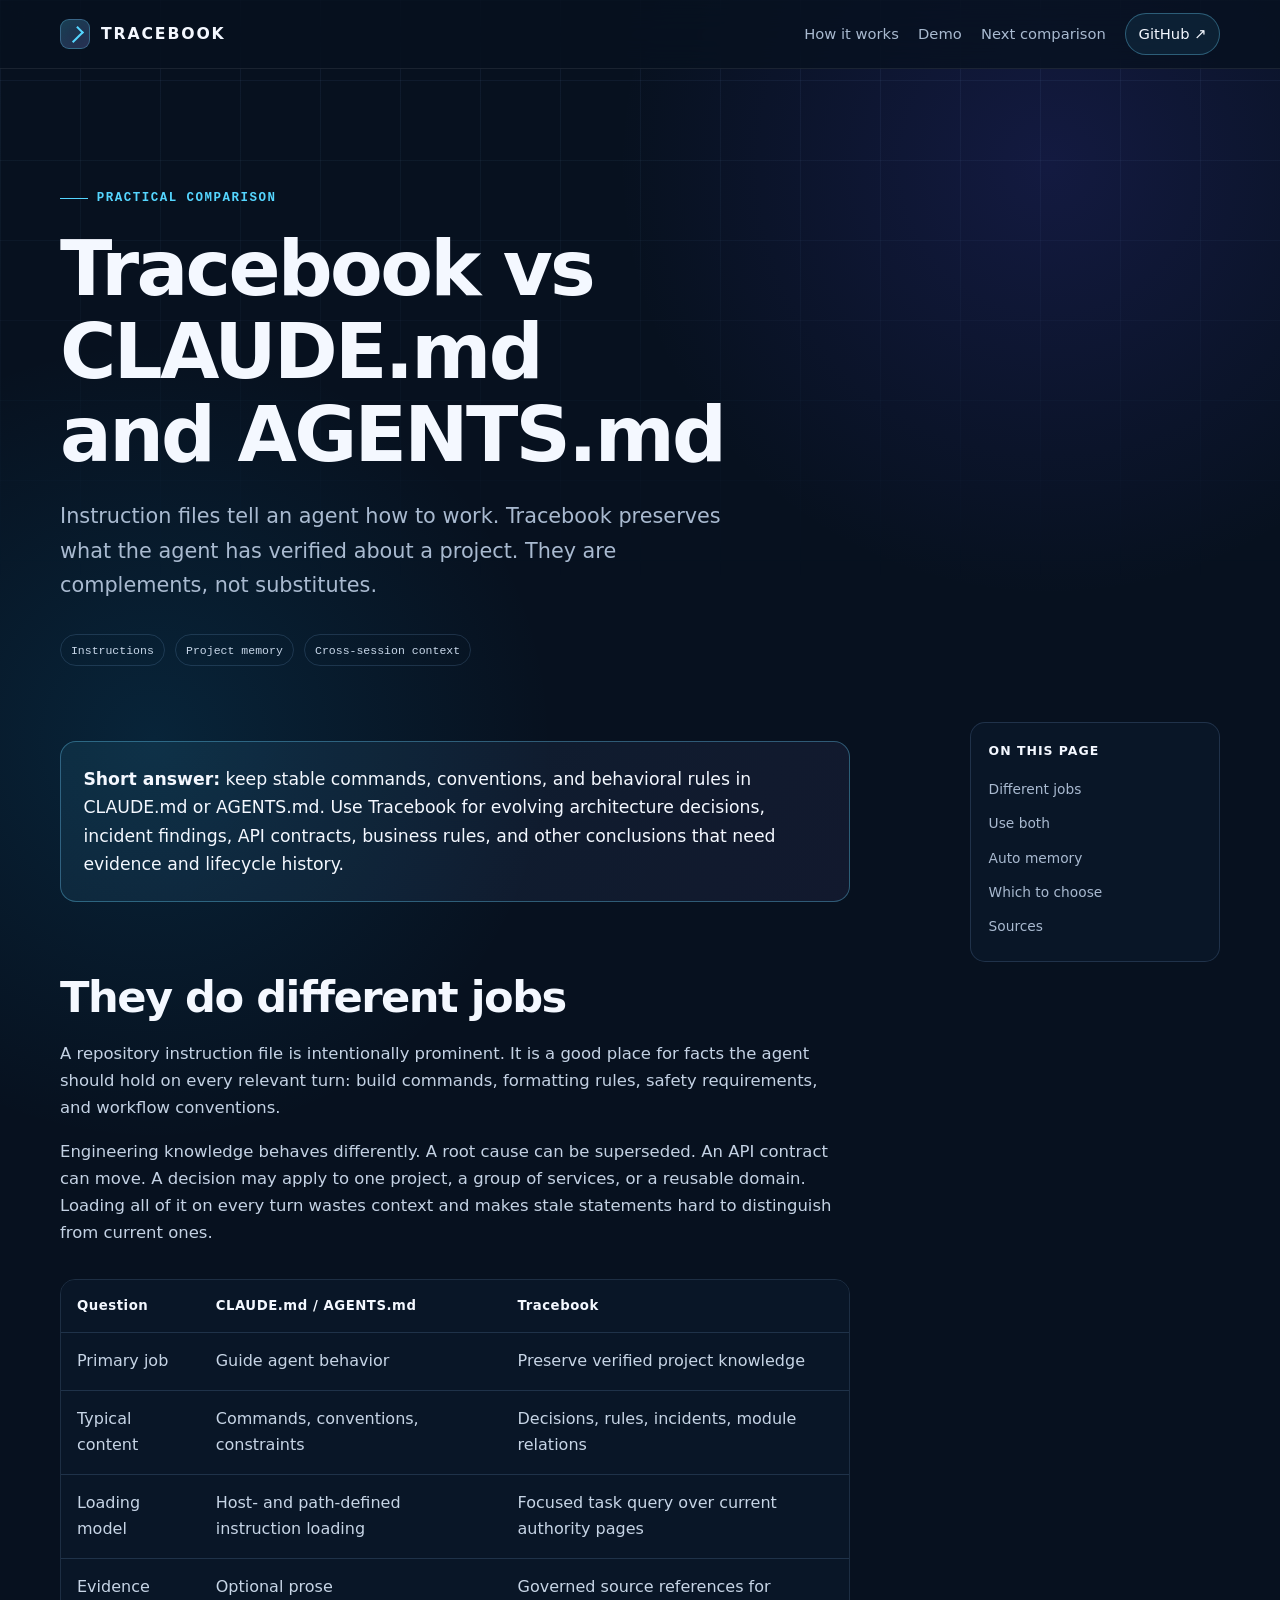
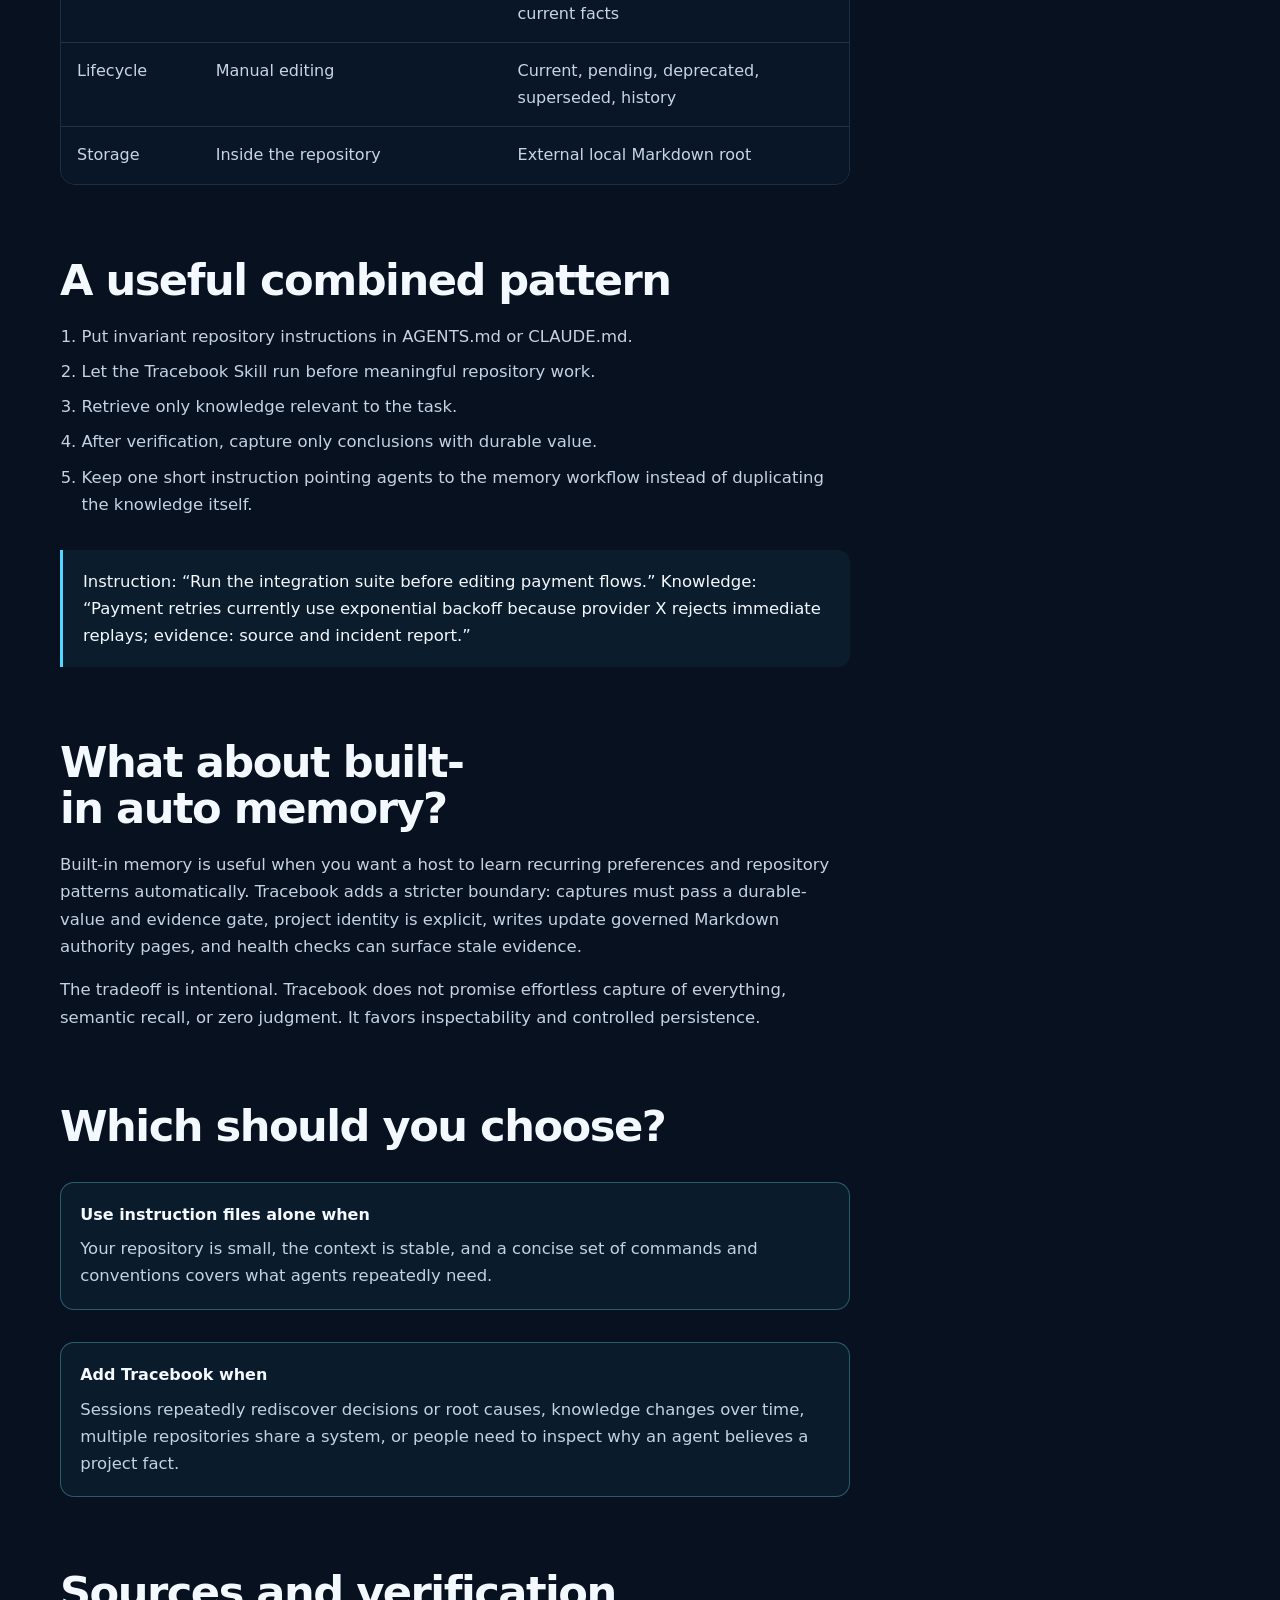
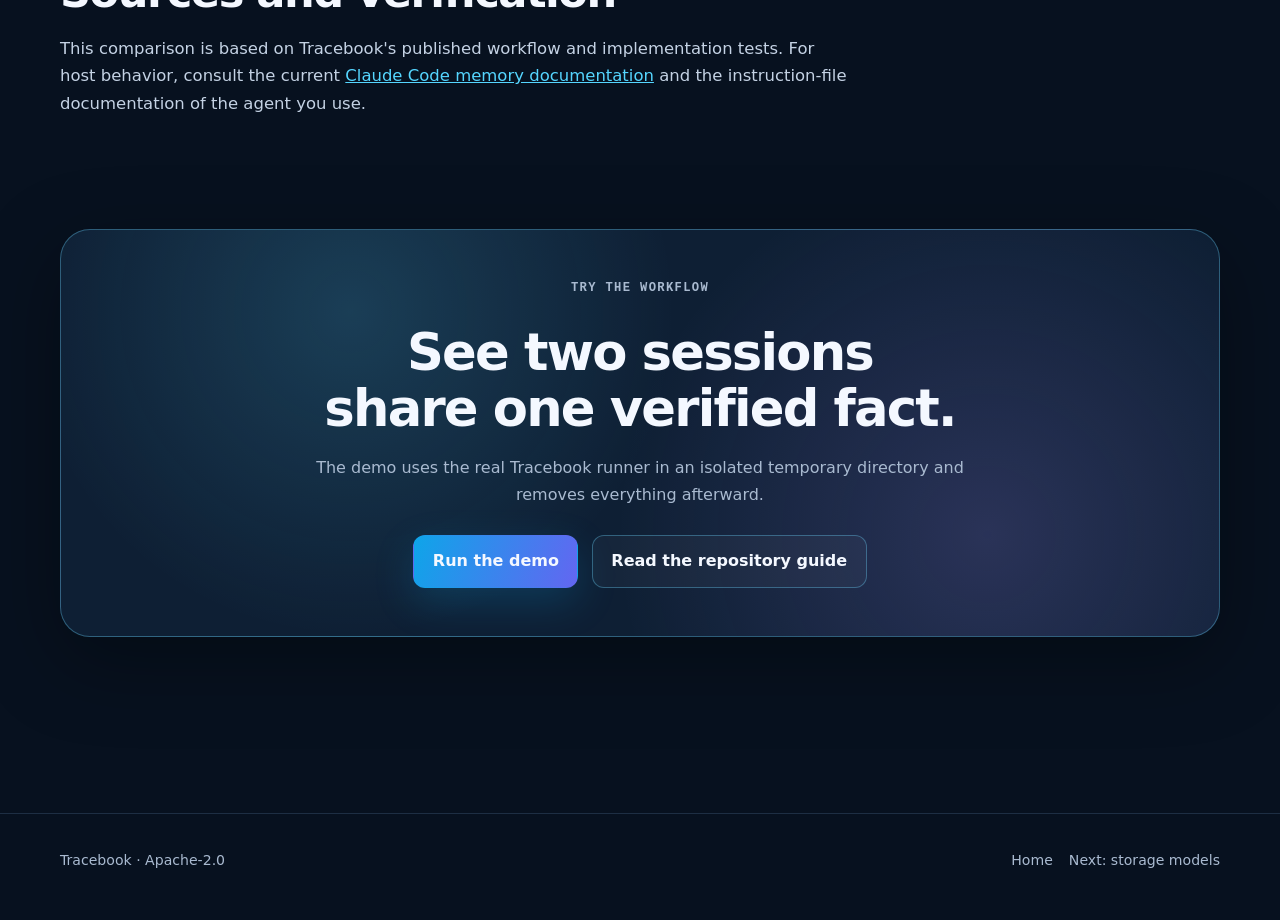
<file: site/compare/claude-md/index.html>
<!doctype html>
<html lang="en">
<head>
  <meta charset="utf-8"><meta name="viewport" content="width=device-width, initial-scale=1">
  <title>Tracebook vs CLAUDE.md and AGENTS.md — Instructions vs Project Memory</title>
  <meta name="description" content="A practical comparison of CLAUDE.md, AGENTS.md, auto memory, and Tracebook for persistent project context in AI coding agents.">
  <link rel="canonical" href="https://tydandou.github.io/tracebook/compare/claude-md/">
  <link rel="stylesheet" href="../../assets/site.css"><meta name="theme-color" content="#07111f">
  <meta property="og:type" content="article"><meta property="og:title" content="Tracebook vs CLAUDE.md and AGENTS.md"><meta property="og:description" content="Stable instructions and evolving project knowledge solve different problems."><meta property="og:url" content="https://tydandou.github.io/tracebook/compare/claude-md/"><meta property="og:image" content="https://raw.githubusercontent.com/tydandou/tracebook/master/assets/tracebook-social-preview.png"><meta name="twitter:card" content="summary_large_image">
</head>
<body>
  <a class="skip-link" href="#main">Skip to content</a>
  <header class="site-header"><nav class="nav shell" aria-label="Primary navigation"><a class="brand" href="../../"><span class="brand-mark" aria-hidden="true"></span> TRACEBOOK</a><div class="nav-links"><a href="../../#how-it-works">How it works</a><a href="../../demo/">Demo</a><a href="../repo-local-memory/">Next comparison</a><a class="nav-star" href="https://github.com/tydandou/tracebook">GitHub ↗</a></div></nav></header>
  <main id="main">
    <section class="article-hero shell"><p class="eyebrow">Practical comparison</p><h1>Tracebook vs CLAUDE.md and AGENTS.md</h1><p class="hero-copy">Instruction files tell an agent how to work. Tracebook preserves what the agent has verified about a project. They are complements, not substitutes.</p><div class="article-meta"><span class="tag">Instructions</span><span class="tag">Project memory</span><span class="tag">Cross-session context</span></div></section>
    <div class="article-layout shell">
      <article class="article">
        <div class="answer"><p><strong>Short answer:</strong> keep stable commands, conventions, and behavioral rules in CLAUDE.md or AGENTS.md. Use Tracebook for evolving architecture decisions, incident findings, API contracts, business rules, and other conclusions that need evidence and lifecycle history.</p></div>
        <h2 id="different-jobs">They do different jobs</h2>
        <p>A repository instruction file is intentionally prominent. It is a good place for facts the agent should hold on every relevant turn: build commands, formatting rules, safety requirements, and workflow conventions.</p>
        <p>Engineering knowledge behaves differently. A root cause can be superseded. An API contract can move. A decision may apply to one project, a group of services, or a reusable domain. Loading all of it on every turn wastes context and makes stale statements hard to distinguish from current ones.</p>
        <div class="table-wrap"><table><thead><tr><th>Question</th><th>CLAUDE.md / AGENTS.md</th><th>Tracebook</th></tr></thead><tbody>
          <tr><td>Primary job</td><td>Guide agent behavior</td><td>Preserve verified project knowledge</td></tr>
          <tr><td>Typical content</td><td>Commands, conventions, constraints</td><td>Decisions, rules, incidents, module relations</td></tr>
          <tr><td>Loading model</td><td>Host- and path-defined instruction loading</td><td>Focused task query over current authority pages</td></tr>
          <tr><td>Evidence</td><td>Optional prose</td><td>Governed source references for current facts</td></tr>
          <tr><td>Lifecycle</td><td>Manual editing</td><td>Current, pending, deprecated, superseded, history</td></tr>
          <tr><td>Storage</td><td>Inside the repository</td><td>External local Markdown root</td></tr>
        </tbody></table></div>
        <h2 id="use-both">A useful combined pattern</h2>
        <ol><li>Put invariant repository instructions in AGENTS.md or CLAUDE.md.</li><li>Let the Tracebook Skill run before meaningful repository work.</li><li>Retrieve only knowledge relevant to the task.</li><li>After verification, capture only conclusions with durable value.</li><li>Keep one short instruction pointing agents to the memory workflow instead of duplicating the knowledge itself.</li></ol>
        <blockquote><p>Instruction: “Run the integration suite before editing payment flows.” Knowledge: “Payment retries currently use exponential backoff because provider X rejects immediate replays; evidence: source and incident report.”</p></blockquote>
        <h2 id="auto-memory">What about built-in auto memory?</h2>
        <p>Built-in memory is useful when you want a host to learn recurring preferences and repository patterns automatically. Tracebook adds a stricter boundary: captures must pass a durable-value and evidence gate, project identity is explicit, writes update governed Markdown authority pages, and health checks can surface stale evidence.</p>
        <p>The tradeoff is intentional. Tracebook does not promise effortless capture of everything, semantic recall, or zero judgment. It favors inspectability and controlled persistence.</p>
        <h2 id="when">Which should you choose?</h2>
        <div class="callout"><strong>Use instruction files alone when</strong><p>Your repository is small, the context is stable, and a concise set of commands and conventions covers what agents repeatedly need.</p></div>
        <div class="callout"><strong>Add Tracebook when</strong><p>Sessions repeatedly rediscover decisions or root causes, knowledge changes over time, multiple repositories share a system, or people need to inspect why an agent believes a project fact.</p></div>
        <h2 id="sources">Sources and verification</h2>
        <p>This comparison is based on Tracebook's published workflow and implementation tests. For host behavior, consult the current <a href="https://docs.anthropic.com/en/docs/claude-code/memory">Claude Code memory documentation</a> and the instruction-file documentation of the agent you use.</p>
      </article>
      <aside class="article-aside" aria-label="On this page"><strong>On this page</strong><a href="#different-jobs">Different jobs</a><a href="#use-both">Use both</a><a href="#auto-memory">Auto memory</a><a href="#when">Which to choose</a><a href="#sources">Sources</a></aside>
    </div>
    <section class="section shell"><div class="cta"><div><p class="section-kicker">Try the workflow</p><h2>See two sessions share one verified fact.</h2><p>The demo uses the real Tracebook runner in an isolated temporary directory and removes everything afterward.</p><div class="actions"><a class="button button-primary" href="../../demo/">Run the demo</a><a class="button button-quiet" href="https://github.com/tydandou/tracebook">Read the repository guide</a></div></div></div></section>
  </main>
  <footer class="site-footer"><div class="footer-row shell"><span>Tracebook · Apache-2.0</span><div class="footer-links"><a href="../../">Home</a><a href="../repo-local-memory/">Next: storage models</a></div></div></footer>
</body>
</html>
</file>
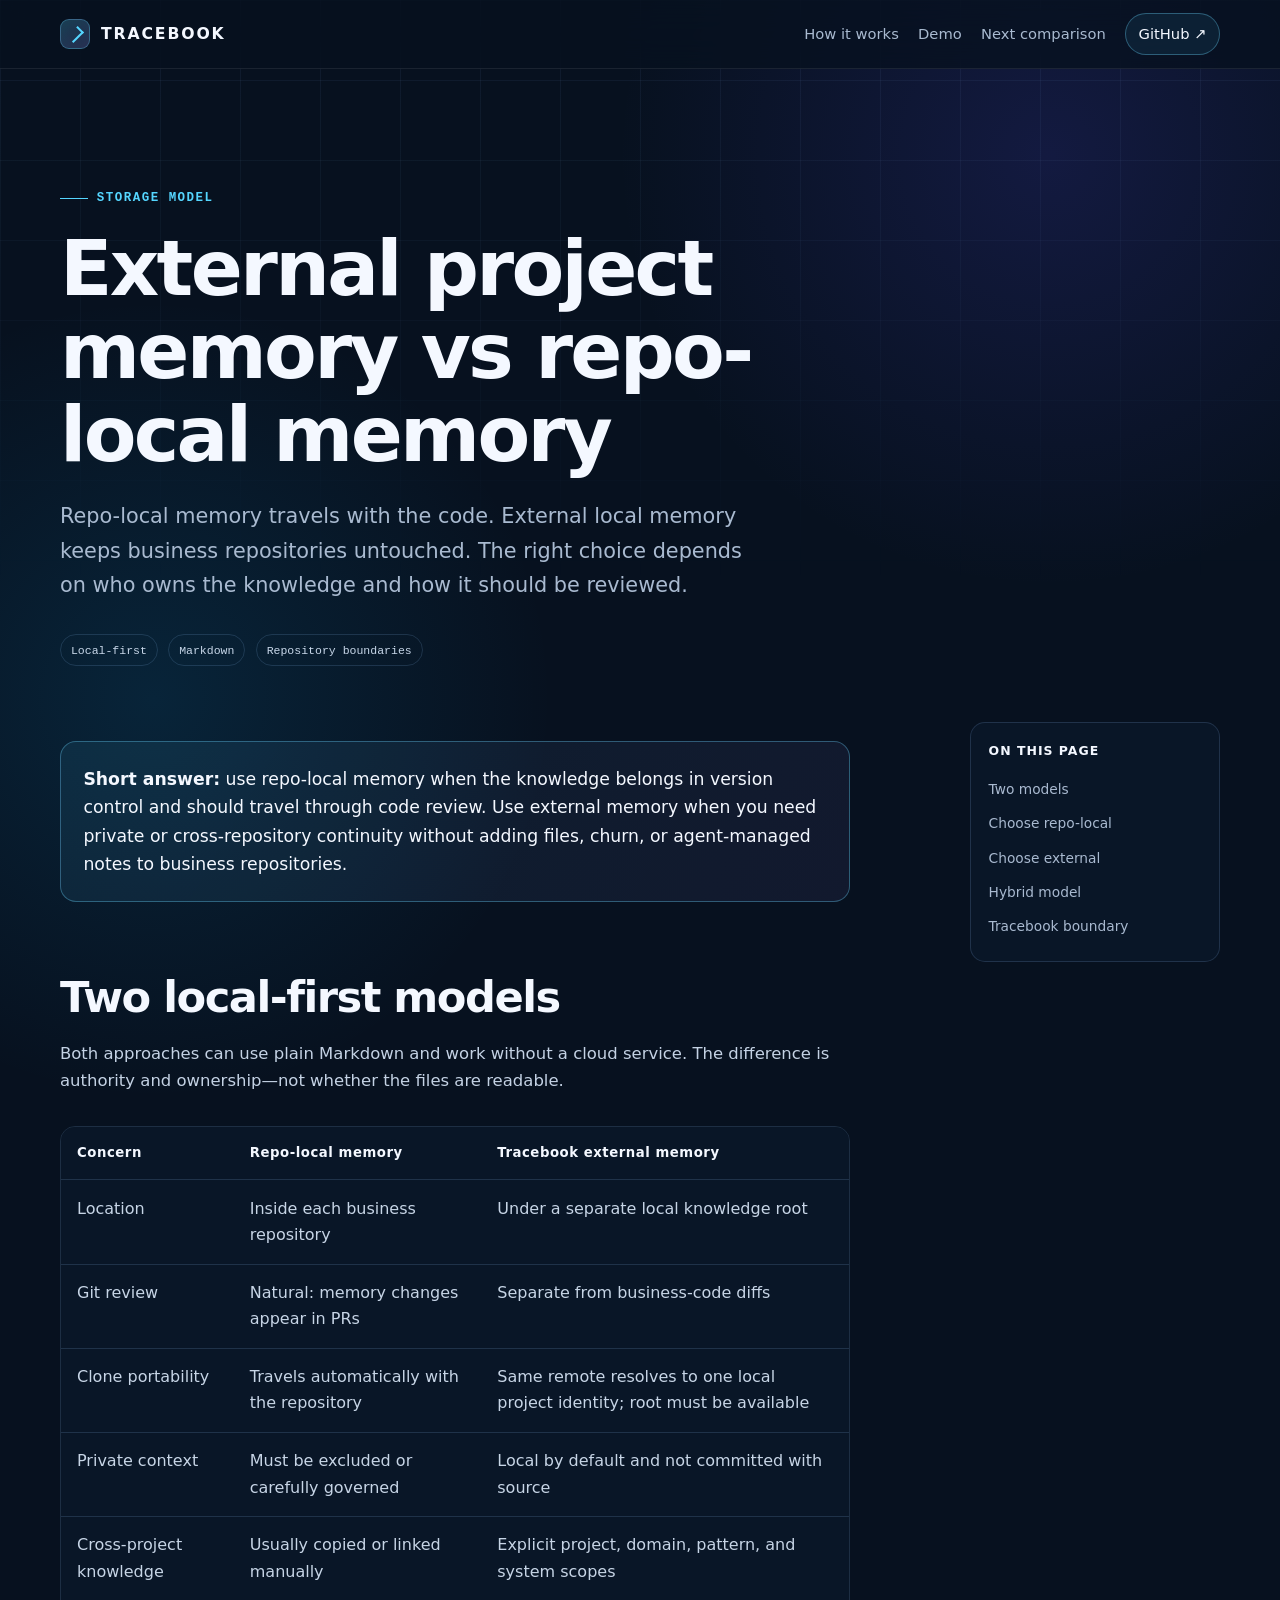
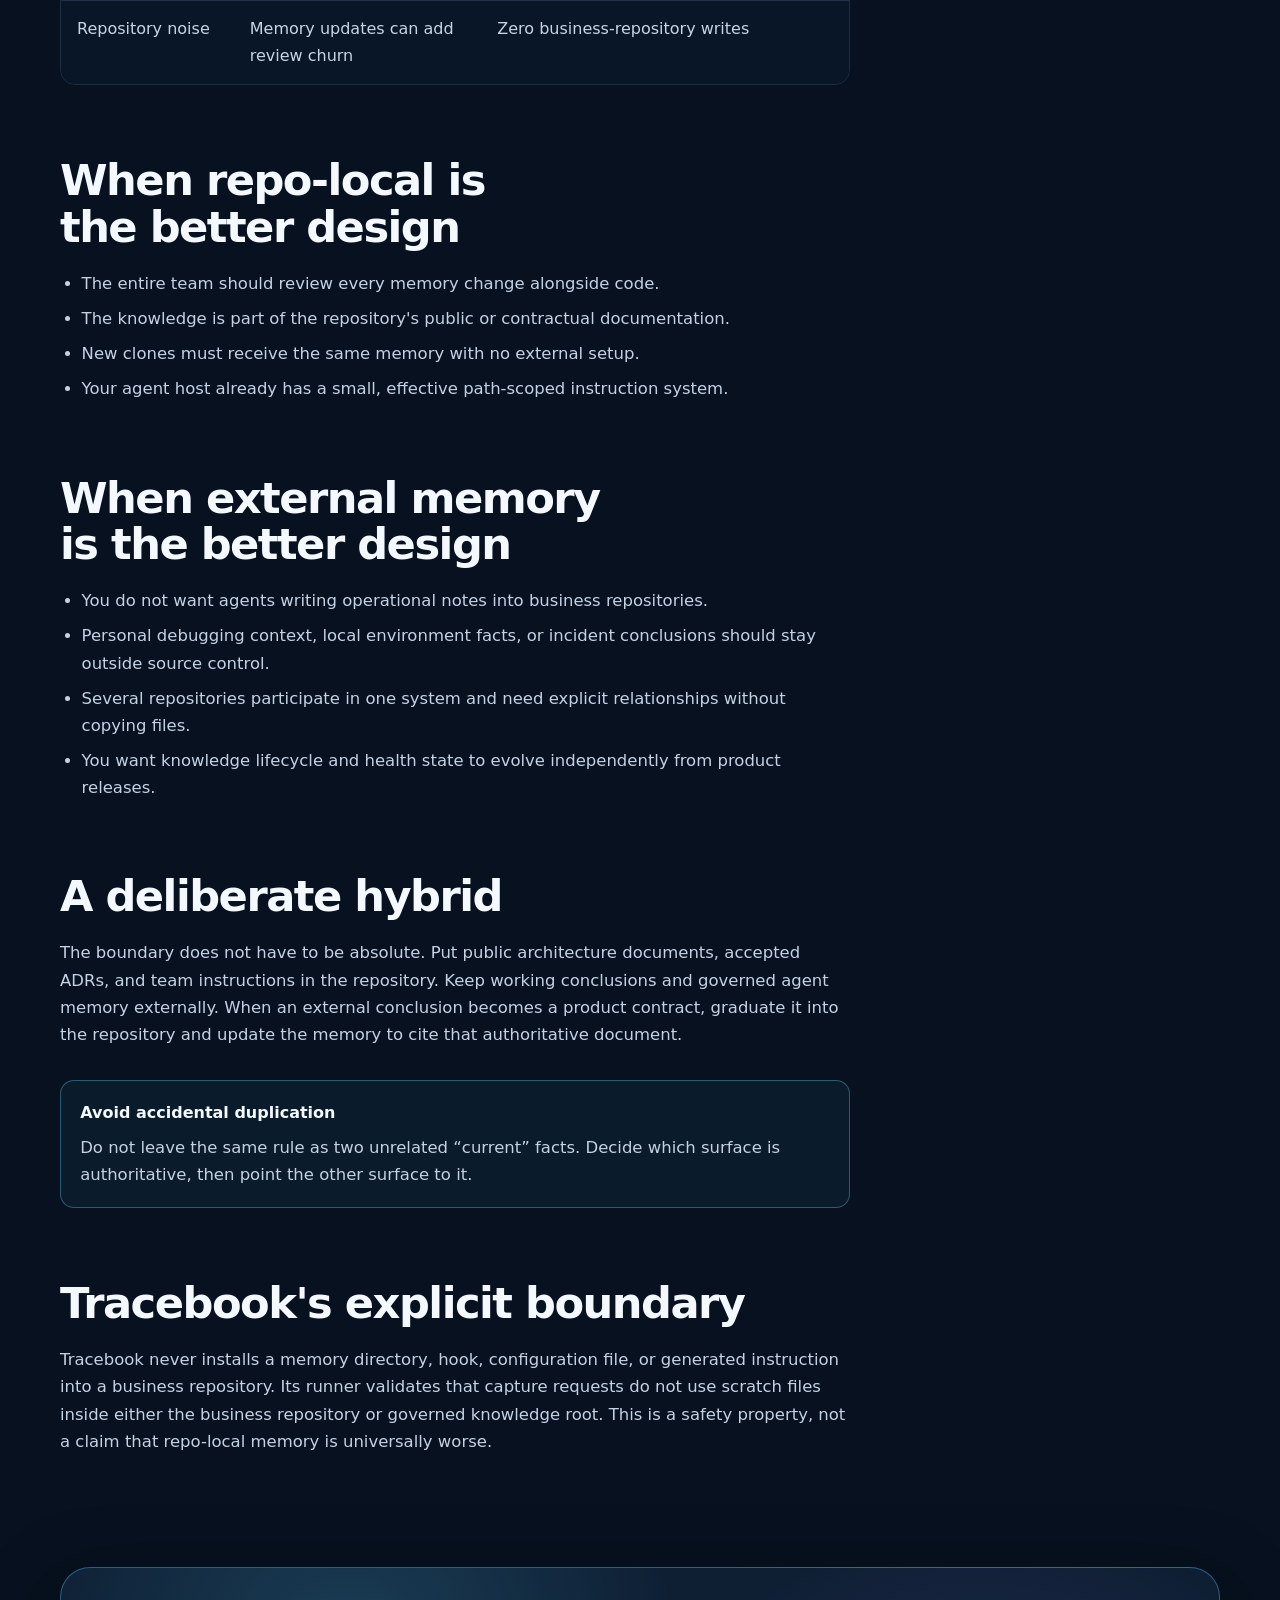
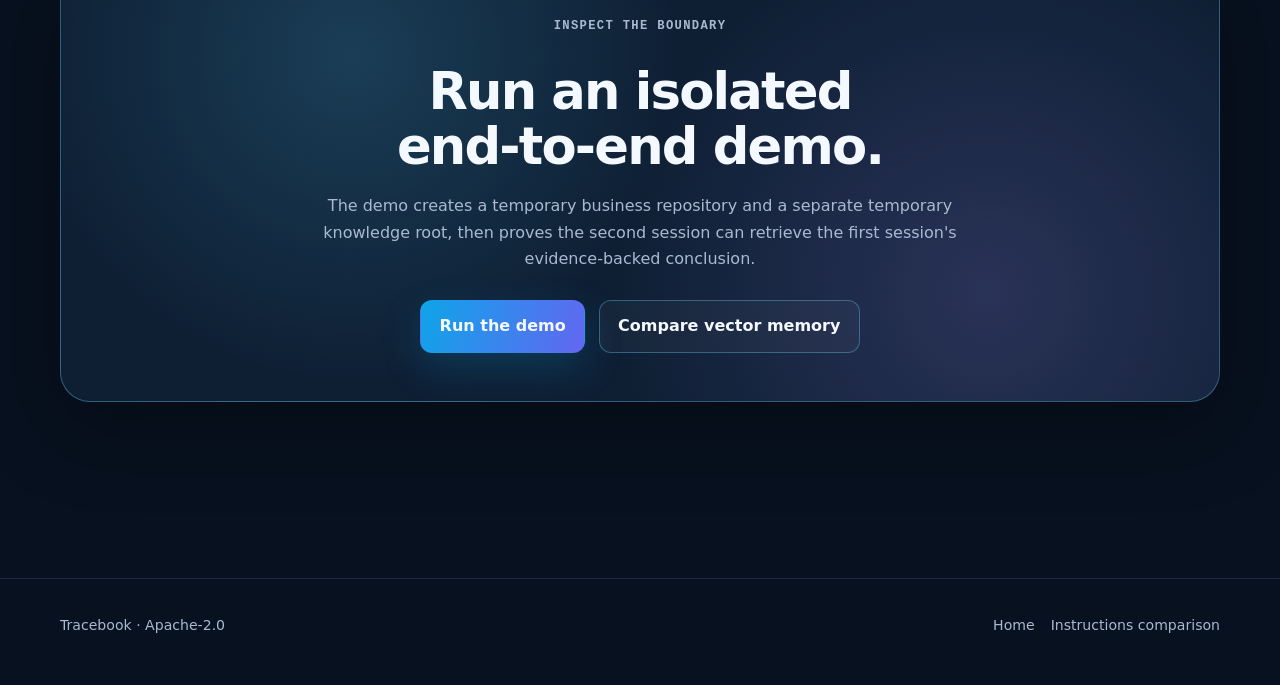
<file: site/compare/repo-local-memory/index.html>
<!doctype html>
<html lang="en">
<head>
  <meta charset="utf-8"><meta name="viewport" content="width=device-width, initial-scale=1">
  <title>External Project Memory vs Repo-Local Memory for Coding Agents</title>
  <meta name="description" content="Compare external local Markdown project memory with repo-local memory files for AI coding agents, including privacy, review, portability, and context tradeoffs.">
  <link rel="canonical" href="https://tydandou.github.io/tracebook/compare/repo-local-memory/">
  <link rel="stylesheet" href="../../assets/site.css"><meta name="theme-color" content="#07111f">
  <meta property="og:type" content="article"><meta property="og:title" content="External project memory vs repo-local memory"><meta property="og:description" content="Where should a coding agent's durable project knowledge live?"><meta property="og:url" content="https://tydandou.github.io/tracebook/compare/repo-local-memory/"><meta property="og:image" content="https://raw.githubusercontent.com/tydandou/tracebook/master/assets/tracebook-social-preview.png"><meta name="twitter:card" content="summary_large_image">
</head>
<body>
  <a class="skip-link" href="#main">Skip to content</a>
  <header class="site-header"><nav class="nav shell" aria-label="Primary navigation"><a class="brand" href="../../"><span class="brand-mark" aria-hidden="true"></span> TRACEBOOK</a><div class="nav-links"><a href="../../#how-it-works">How it works</a><a href="../../demo/">Demo</a><a href="../vector-memory/">Next comparison</a><a class="nav-star" href="https://github.com/tydandou/tracebook">GitHub ↗</a></div></nav></header>
  <main id="main">
    <section class="article-hero shell"><p class="eyebrow">Storage model</p><h1>External project memory vs repo-local memory</h1><p class="hero-copy">Repo-local memory travels with the code. External local memory keeps business repositories untouched. The right choice depends on who owns the knowledge and how it should be reviewed.</p><div class="article-meta"><span class="tag">Local-first</span><span class="tag">Markdown</span><span class="tag">Repository boundaries</span></div></section>
    <div class="article-layout shell">
      <article class="article">
        <div class="answer"><p><strong>Short answer:</strong> use repo-local memory when the knowledge belongs in version control and should travel through code review. Use external memory when you need private or cross-repository continuity without adding files, churn, or agent-managed notes to business repositories.</p></div>
        <h2 id="models">Two local-first models</h2>
        <p>Both approaches can use plain Markdown and work without a cloud service. The difference is authority and ownership—not whether the files are readable.</p>
        <div class="table-wrap"><table><thead><tr><th>Concern</th><th>Repo-local memory</th><th>Tracebook external memory</th></tr></thead><tbody>
          <tr><td>Location</td><td>Inside each business repository</td><td>Under a separate local knowledge root</td></tr>
          <tr><td>Git review</td><td>Natural: memory changes appear in PRs</td><td>Separate from business-code diffs</td></tr>
          <tr><td>Clone portability</td><td>Travels automatically with the repository</td><td>Same remote resolves to one local project identity; root must be available</td></tr>
          <tr><td>Private context</td><td>Must be excluded or carefully governed</td><td>Local by default and not committed with source</td></tr>
          <tr><td>Cross-project knowledge</td><td>Usually copied or linked manually</td><td>Explicit project, domain, pattern, and system scopes</td></tr>
          <tr><td>Repository noise</td><td>Memory updates can add review churn</td><td>Zero business-repository writes</td></tr>
        </tbody></table></div>
        <h2 id="repo-local">When repo-local is the better design</h2>
        <ul><li>The entire team should review every memory change alongside code.</li><li>The knowledge is part of the repository's public or contractual documentation.</li><li>New clones must receive the same memory with no external setup.</li><li>Your agent host already has a small, effective path-scoped instruction system.</li></ul>
        <h2 id="external">When external memory is the better design</h2>
        <ul><li>You do not want agents writing operational notes into business repositories.</li><li>Personal debugging context, local environment facts, or incident conclusions should stay outside source control.</li><li>Several repositories participate in one system and need explicit relationships without copying files.</li><li>You want knowledge lifecycle and health state to evolve independently from product releases.</li></ul>
        <h2 id="hybrid">A deliberate hybrid</h2>
        <p>The boundary does not have to be absolute. Put public architecture documents, accepted ADRs, and team instructions in the repository. Keep working conclusions and governed agent memory externally. When an external conclusion becomes a product contract, graduate it into the repository and update the memory to cite that authoritative document.</p>
        <div class="callout"><strong>Avoid accidental duplication</strong><p>Do not leave the same rule as two unrelated “current” facts. Decide which surface is authoritative, then point the other surface to it.</p></div>
        <h2 id="tracebook-boundary">Tracebook's explicit boundary</h2>
        <p>Tracebook never installs a memory directory, hook, configuration file, or generated instruction into a business repository. Its runner validates that capture requests do not use scratch files inside either the business repository or governed knowledge root. This is a safety property, not a claim that repo-local memory is universally worse.</p>
      </article>
      <aside class="article-aside" aria-label="On this page"><strong>On this page</strong><a href="#models">Two models</a><a href="#repo-local">Choose repo-local</a><a href="#external">Choose external</a><a href="#hybrid">Hybrid model</a><a href="#tracebook-boundary">Tracebook boundary</a></aside>
    </div>
    <section class="section shell"><div class="cta"><div><p class="section-kicker">Inspect the boundary</p><h2>Run an isolated end-to-end demo.</h2><p>The demo creates a temporary business repository and a separate temporary knowledge root, then proves the second session can retrieve the first session's evidence-backed conclusion.</p><div class="actions"><a class="button button-primary" href="../../demo/">Run the demo</a><a class="button button-quiet" href="../vector-memory/">Compare vector memory</a></div></div></div></section>
  </main>
  <footer class="site-footer"><div class="footer-row shell"><span>Tracebook · Apache-2.0</span><div class="footer-links"><a href="../../">Home</a><a href="../claude-md/">Instructions comparison</a></div></div></footer>
</body>
</html>
</file>
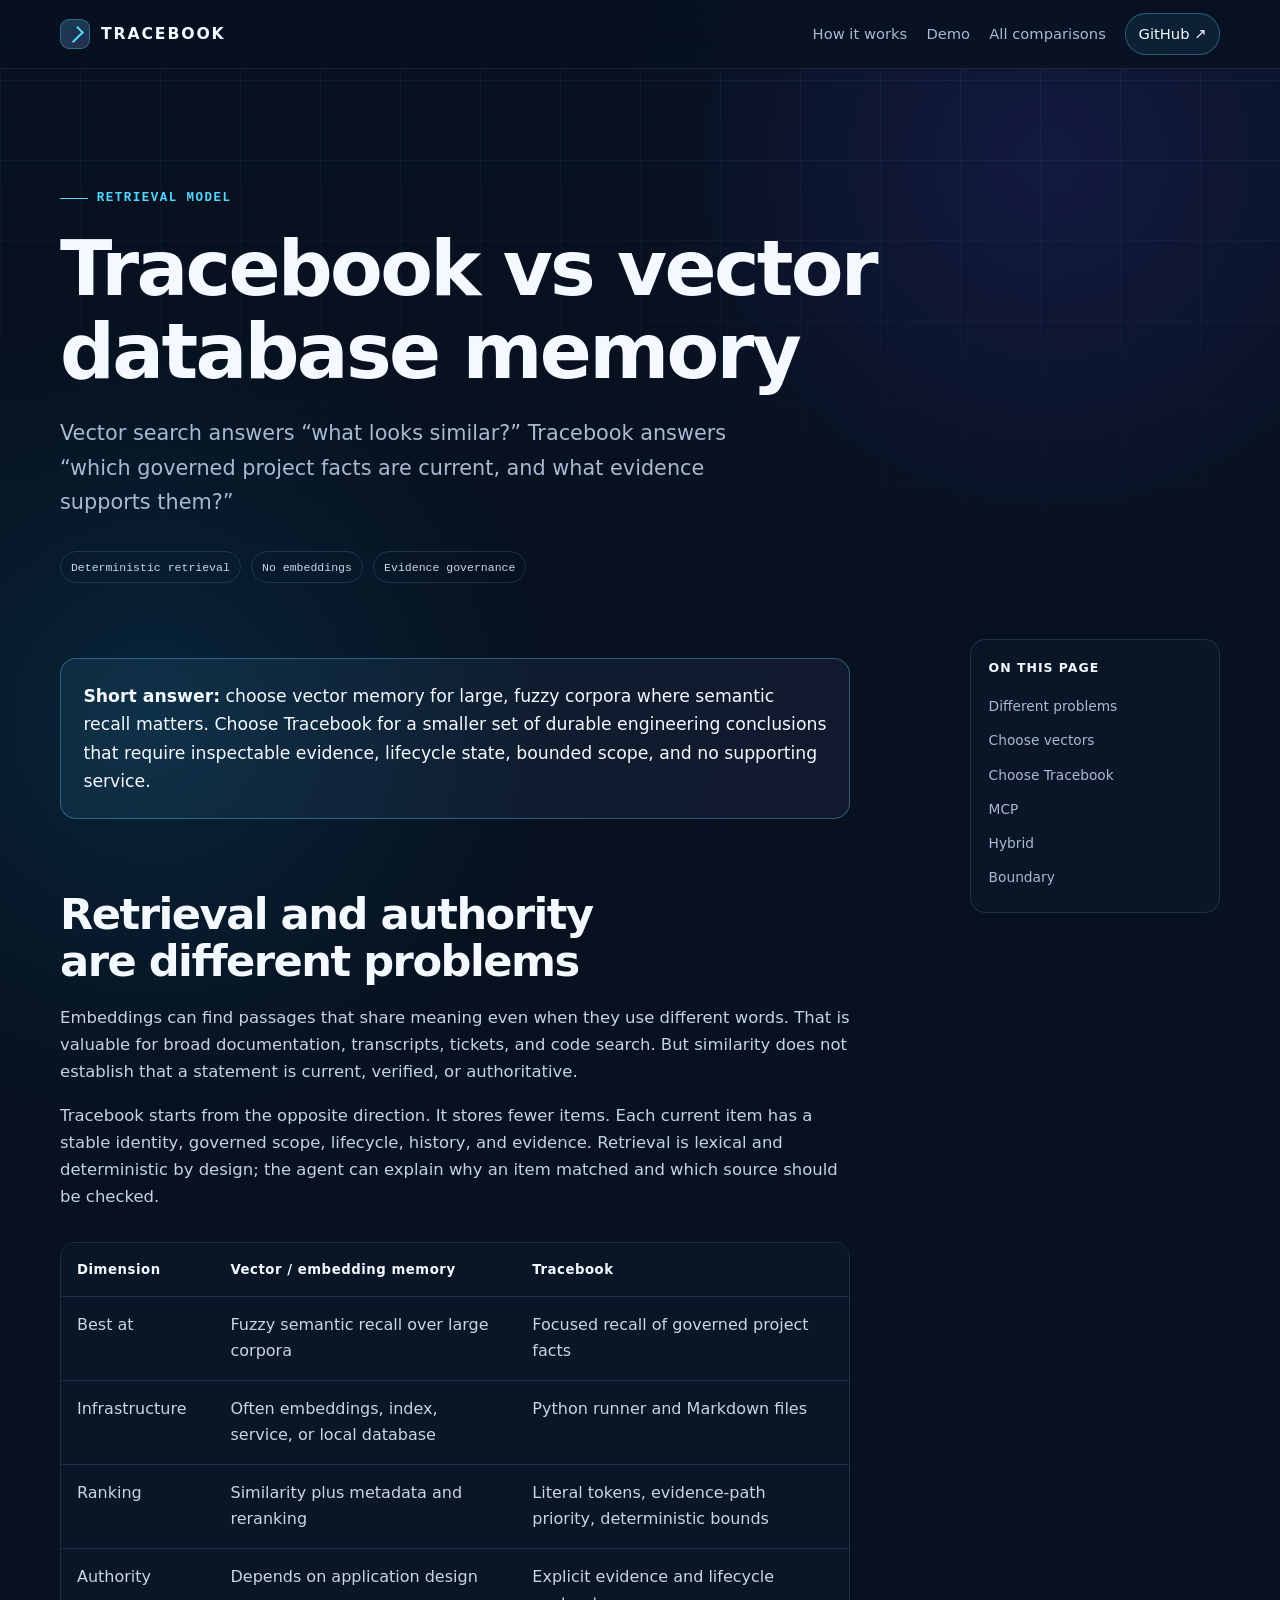
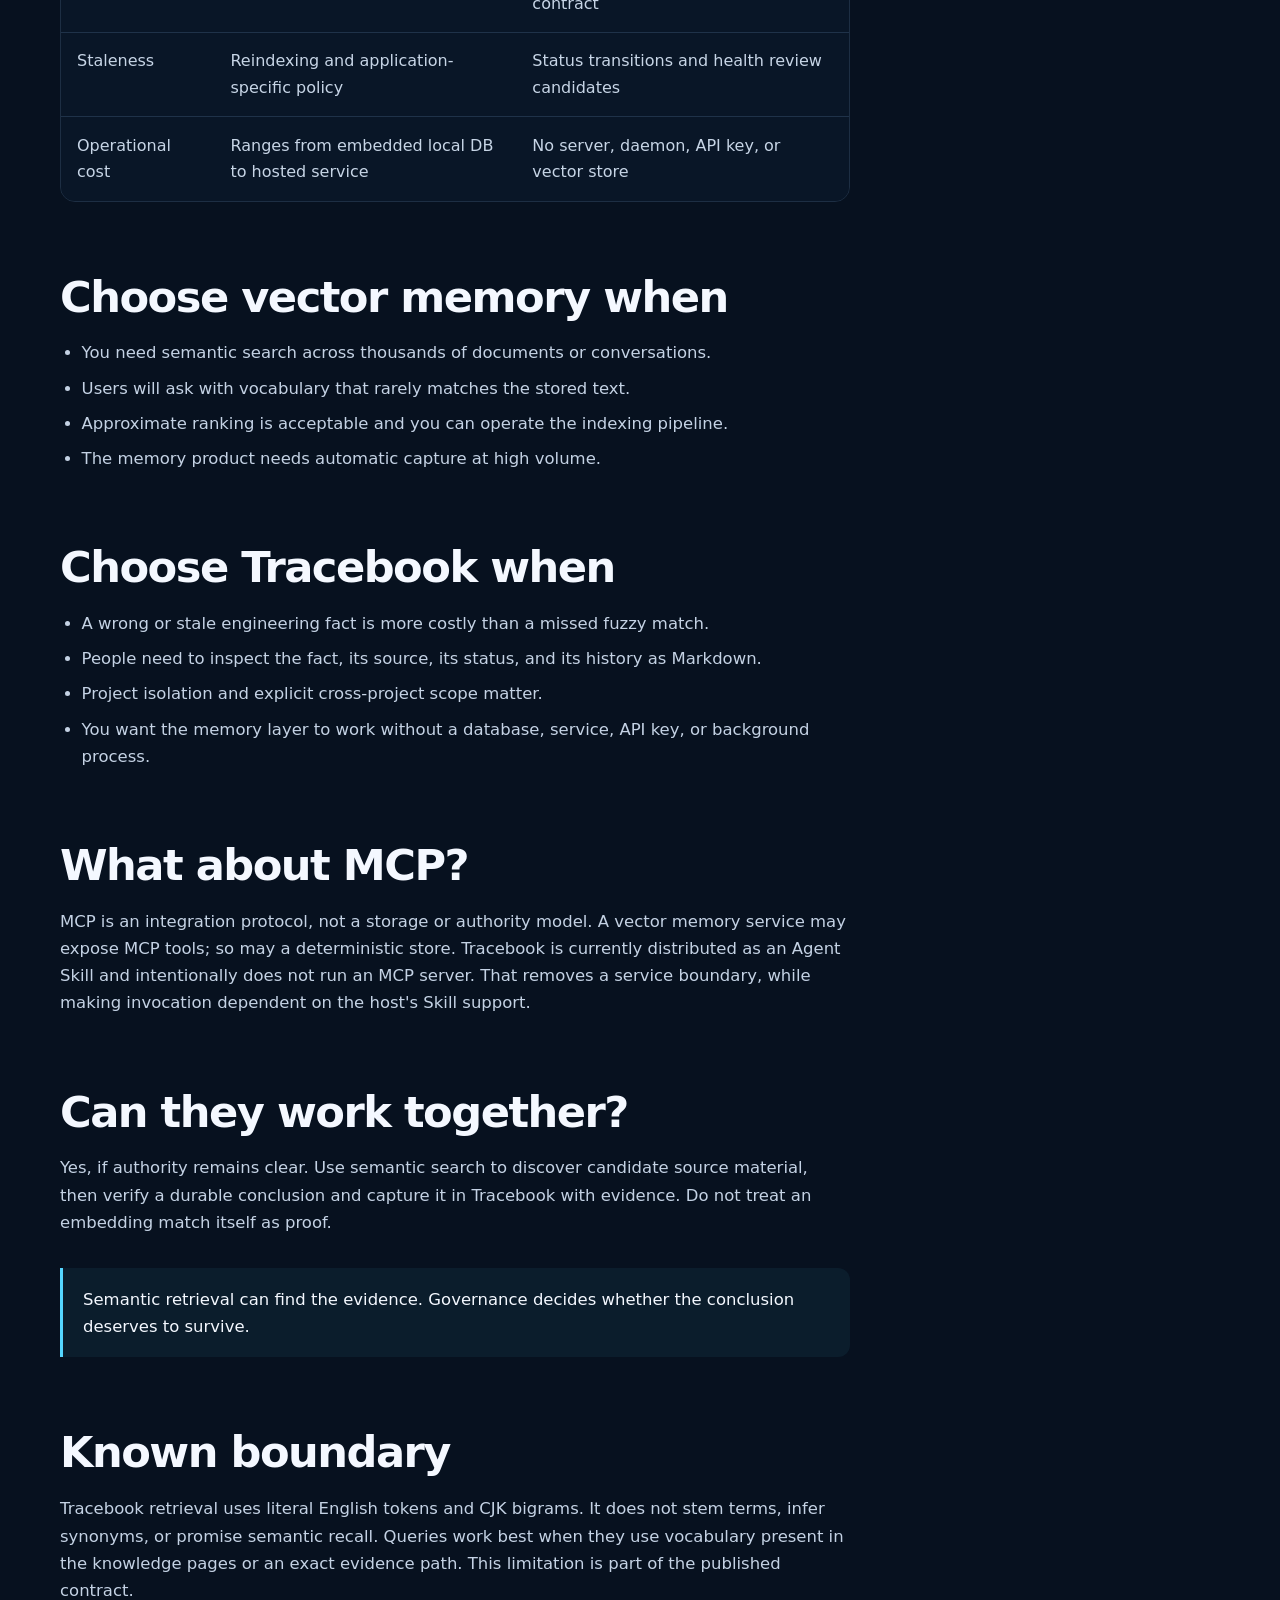
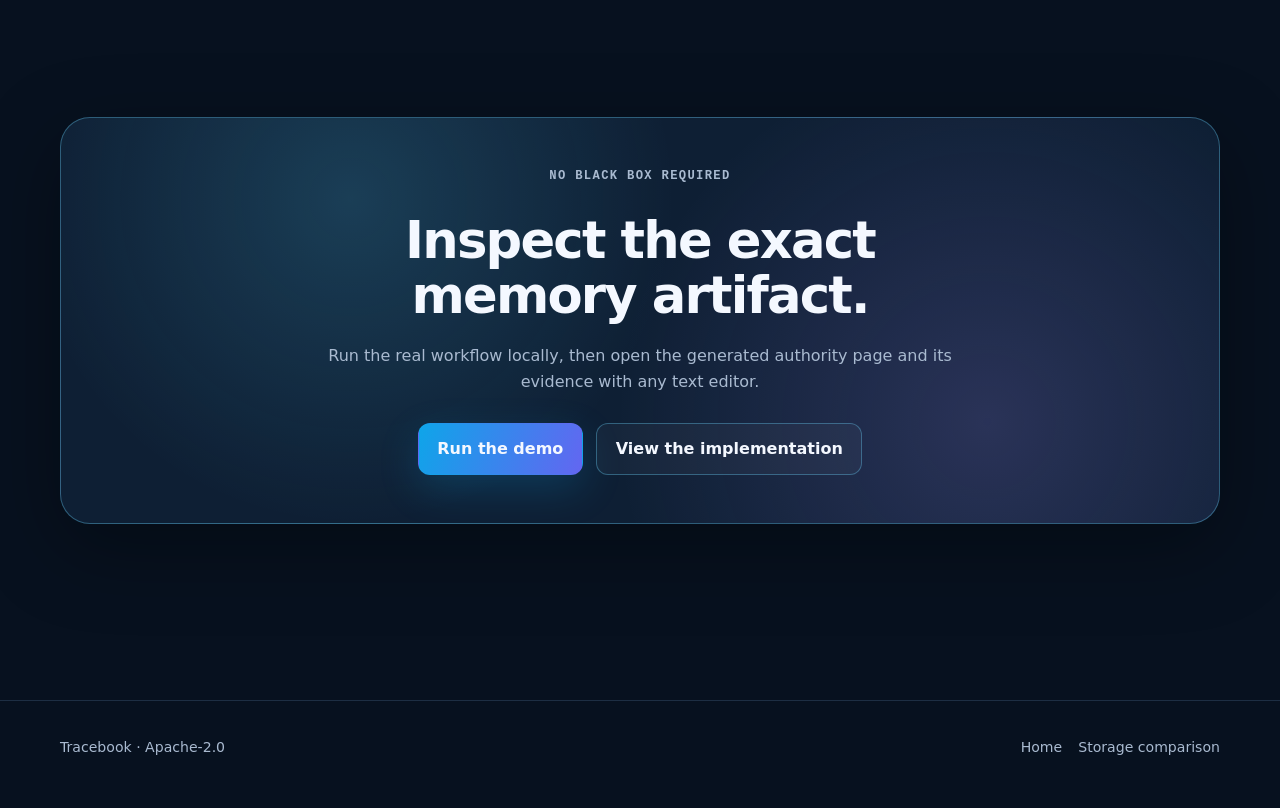
<file: site/compare/vector-memory/index.html>
<!doctype html>
<html lang="en">
<head>
  <meta charset="utf-8"><meta name="viewport" content="width=device-width, initial-scale=1">
  <title>Tracebook vs Vector Database Memory for AI Coding Agents</title>
  <meta name="description" content="Compare deterministic evidence-backed Markdown project memory with MCP, embeddings, and vector database memory for AI coding agents.">
  <link rel="canonical" href="https://tydandou.github.io/tracebook/compare/vector-memory/">
  <link rel="stylesheet" href="../../assets/site.css"><meta name="theme-color" content="#07111f">
  <meta property="og:type" content="article"><meta property="og:title" content="Tracebook vs vector database memory"><meta property="og:description" content="Governed engineering facts and fuzzy semantic retrieval solve different problems."><meta property="og:url" content="https://tydandou.github.io/tracebook/compare/vector-memory/"><meta property="og:image" content="https://raw.githubusercontent.com/tydandou/tracebook/master/assets/tracebook-social-preview.png"><meta name="twitter:card" content="summary_large_image">
</head>
<body>
  <a class="skip-link" href="#main">Skip to content</a>
  <header class="site-header"><nav class="nav shell" aria-label="Primary navigation"><a class="brand" href="../../"><span class="brand-mark" aria-hidden="true"></span> TRACEBOOK</a><div class="nav-links"><a href="../../#how-it-works">How it works</a><a href="../../demo/">Demo</a><a href="../claude-md/">All comparisons</a><a class="nav-star" href="https://github.com/tydandou/tracebook">GitHub ↗</a></div></nav></header>
  <main id="main">
    <section class="article-hero shell"><p class="eyebrow">Retrieval model</p><h1>Tracebook vs vector database memory</h1><p class="hero-copy">Vector search answers “what looks similar?” Tracebook answers “which governed project facts are current, and what evidence supports them?”</p><div class="article-meta"><span class="tag">Deterministic retrieval</span><span class="tag">No embeddings</span><span class="tag">Evidence governance</span></div></section>
    <div class="article-layout shell">
      <article class="article">
        <div class="answer"><p><strong>Short answer:</strong> choose vector memory for large, fuzzy corpora where semantic recall matters. Choose Tracebook for a smaller set of durable engineering conclusions that require inspectable evidence, lifecycle state, bounded scope, and no supporting service.</p></div>
        <h2 id="different">Retrieval and authority are different problems</h2>
        <p>Embeddings can find passages that share meaning even when they use different words. That is valuable for broad documentation, transcripts, tickets, and code search. But similarity does not establish that a statement is current, verified, or authoritative.</p>
        <p>Tracebook starts from the opposite direction. It stores fewer items. Each current item has a stable identity, governed scope, lifecycle, history, and evidence. Retrieval is lexical and deterministic by design; the agent can explain why an item matched and which source should be checked.</p>
        <div class="table-wrap"><table><thead><tr><th>Dimension</th><th>Vector / embedding memory</th><th>Tracebook</th></tr></thead><tbody>
          <tr><td>Best at</td><td>Fuzzy semantic recall over large corpora</td><td>Focused recall of governed project facts</td></tr>
          <tr><td>Infrastructure</td><td>Often embeddings, index, service, or local database</td><td>Python runner and Markdown files</td></tr>
          <tr><td>Ranking</td><td>Similarity plus metadata and reranking</td><td>Literal tokens, evidence-path priority, deterministic bounds</td></tr>
          <tr><td>Authority</td><td>Depends on application design</td><td>Explicit evidence and lifecycle contract</td></tr>
          <tr><td>Staleness</td><td>Reindexing and application-specific policy</td><td>Status transitions and health review candidates</td></tr>
          <tr><td>Operational cost</td><td>Ranges from embedded local DB to hosted service</td><td>No server, daemon, API key, or vector store</td></tr>
        </tbody></table></div>
        <h2 id="vector">Choose vector memory when</h2>
        <ul><li>You need semantic search across thousands of documents or conversations.</li><li>Users will ask with vocabulary that rarely matches the stored text.</li><li>Approximate ranking is acceptable and you can operate the indexing pipeline.</li><li>The memory product needs automatic capture at high volume.</li></ul>
        <h2 id="tracebook">Choose Tracebook when</h2>
        <ul><li>A wrong or stale engineering fact is more costly than a missed fuzzy match.</li><li>People need to inspect the fact, its source, its status, and its history as Markdown.</li><li>Project isolation and explicit cross-project scope matter.</li><li>You want the memory layer to work without a database, service, API key, or background process.</li></ul>
        <h2 id="mcp">What about MCP?</h2>
        <p>MCP is an integration protocol, not a storage or authority model. A vector memory service may expose MCP tools; so may a deterministic store. Tracebook is currently distributed as an Agent Skill and intentionally does not run an MCP server. That removes a service boundary, while making invocation dependent on the host's Skill support.</p>
        <h2 id="hybrid">Can they work together?</h2>
        <p>Yes, if authority remains clear. Use semantic search to discover candidate source material, then verify a durable conclusion and capture it in Tracebook with evidence. Do not treat an embedding match itself as proof.</p>
        <blockquote><p>Semantic retrieval can find the evidence. Governance decides whether the conclusion deserves to survive.</p></blockquote>
        <h2 id="limits">Known boundary</h2>
        <p>Tracebook retrieval uses literal English tokens and CJK bigrams. It does not stem terms, infer synonyms, or promise semantic recall. Queries work best when they use vocabulary present in the knowledge pages or an exact evidence path. This limitation is part of the published contract.</p>
      </article>
      <aside class="article-aside" aria-label="On this page"><strong>On this page</strong><a href="#different">Different problems</a><a href="#vector">Choose vectors</a><a href="#tracebook">Choose Tracebook</a><a href="#mcp">MCP</a><a href="#hybrid">Hybrid</a><a href="#limits">Boundary</a></aside>
    </div>
    <section class="section shell"><div class="cta"><div><p class="section-kicker">No black box required</p><h2>Inspect the exact memory artifact.</h2><p>Run the real workflow locally, then open the generated authority page and its evidence with any text editor.</p><div class="actions"><a class="button button-primary" href="../../demo/">Run the demo</a><a class="button button-quiet" href="https://github.com/tydandou/tracebook">View the implementation</a></div></div></div></section>
  </main>
  <footer class="site-footer"><div class="footer-row shell"><span>Tracebook · Apache-2.0</span><div class="footer-links"><a href="../../">Home</a><a href="../repo-local-memory/">Storage comparison</a></div></div></footer>
</body>
</html>
</file>
<file: site/assets/site.css>
:root {
  color-scheme: dark;
  --bg: #07111f;
  --bg-soft: #0b192b;
  --panel: rgba(14, 31, 52, 0.78);
  --panel-solid: #0e1f34;
  --line: rgba(147, 197, 253, 0.16);
  --line-strong: rgba(105, 214, 255, 0.34);
  --text: #f4f8ff;
  --muted: #a9bad0;
  --cyan: #55d6ff;
  --cyan-deep: #0ea5e9;
  --purple: #a78bfa;
  --green: #71e5b4;
  --amber: #ffd479;
  --shadow: 0 24px 80px rgba(0, 0, 0, 0.34);
  --radius: 22px;
  --max: 1160px;
}

* {
  box-sizing: border-box;
}

html {
  scroll-behavior: smooth;
}

body {
  margin: 0;
  background:
    radial-gradient(circle at 82% 4%, rgba(79, 70, 229, 0.17), transparent 27rem),
    radial-gradient(circle at 12% 18%, rgba(14, 165, 233, 0.13), transparent 25rem),
    var(--bg);
  color: var(--text);
  font-family: Inter, ui-sans-serif, system-ui, -apple-system, BlinkMacSystemFont, "Segoe UI", sans-serif;
  line-height: 1.65;
  -webkit-font-smoothing: antialiased;
}

body::before {
  position: fixed;
  inset: 0;
  z-index: -1;
  background-image:
    linear-gradient(var(--line) 1px, transparent 1px),
    linear-gradient(90deg, var(--line) 1px, transparent 1px);
  background-size: 80px 80px;
  mask-image: linear-gradient(to bottom, black, transparent 68%);
  content: "";
  opacity: 0.46;
}

a {
  color: inherit;
}

img {
  max-width: 100%;
}

button,
input {
  font: inherit;
}

.skip-link {
  position: fixed;
  top: 10px;
  left: 10px;
  z-index: 50;
  padding: 0.65rem 0.9rem;
  border-radius: 10px;
  background: var(--text);
  color: var(--bg);
  transform: translateY(-160%);
}

.skip-link:focus {
  transform: translateY(0);
}

.shell {
  width: min(calc(100% - 40px), var(--max));
  margin: 0 auto;
}

.site-header {
  position: sticky;
  top: 0;
  z-index: 30;
  border-bottom: 1px solid rgba(255, 255, 255, 0.08);
  background: rgba(7, 17, 31, 0.78);
  backdrop-filter: blur(18px);
}

.nav {
  display: flex;
  min-height: 68px;
  align-items: center;
  justify-content: space-between;
  gap: 1.2rem;
}

.brand {
  display: inline-flex;
  align-items: center;
  gap: 0.68rem;
  color: var(--text);
  font-size: 0.98rem;
  font-weight: 800;
  letter-spacing: 0.12em;
  text-decoration: none;
}

.brand-mark {
  display: inline-grid;
  width: 30px;
  height: 30px;
  place-items: center;
  border: 1px solid var(--line-strong);
  border-radius: 9px;
  background: linear-gradient(145deg, rgba(85, 214, 255, 0.2), rgba(167, 139, 250, 0.2));
  box-shadow: inset 0 0 22px rgba(85, 214, 255, 0.08);
}

.brand-mark::before {
  width: 13px;
  height: 7px;
  border-right: 2px solid var(--cyan);
  border-bottom: 2px solid var(--cyan);
  content: "";
  transform: rotate(-45deg);
}

.nav-links {
  display: flex;
  align-items: center;
  justify-content: flex-end;
  gap: 1.2rem;
  color: var(--muted);
  font-size: 0.92rem;
}

.nav-links a {
  text-decoration: none;
}

.nav-links a:hover,
.nav-links a:focus-visible {
  color: var(--text);
}

.nav-star {
  padding: 0.5rem 0.78rem;
  border: 1px solid var(--line-strong);
  border-radius: 999px;
  color: var(--text) !important;
  background: rgba(85, 214, 255, 0.08);
}

.hero {
  display: grid;
  min-height: 720px;
  align-items: center;
  gap: 4rem;
  grid-template-columns: 1.12fr 0.88fr;
  padding: 7rem 0 5rem;
}

.eyebrow {
  display: inline-flex;
  align-items: center;
  gap: 0.55rem;
  margin: 0 0 1.2rem;
  color: var(--cyan);
  font-family: ui-monospace, SFMono-Regular, Menlo, Consolas, monospace;
  font-size: 0.78rem;
  font-weight: 700;
  letter-spacing: 0.12em;
  text-transform: uppercase;
}

.eyebrow::before {
  width: 28px;
  height: 1px;
  background: var(--cyan);
  content: "";
}

h1,
h2,
h3 {
  margin-top: 0;
  letter-spacing: -0.035em;
  line-height: 1.08;
}

h1 {
  max-width: 820px;
  margin-bottom: 1.4rem;
  font-size: clamp(3.2rem, 7vw, 6.2rem);
  text-wrap: balance;
}

.gradient-text {
  background: linear-gradient(95deg, #ffffff 10%, var(--cyan) 58%, #c4b5fd 100%);
  background-clip: text;
  color: transparent;
}

.hero-copy {
  max-width: 690px;
  margin: 0 0 2rem;
  color: var(--muted);
  font-size: clamp(1.08rem, 2vw, 1.3rem);
}

.actions {
  display: flex;
  flex-wrap: wrap;
  gap: 0.85rem;
}

.button {
  display: inline-flex;
  min-height: 48px;
  align-items: center;
  justify-content: center;
  padding: 0.76rem 1.15rem;
  border: 1px solid var(--line-strong);
  border-radius: 12px;
  color: var(--text);
  font-weight: 750;
  text-decoration: none;
  transition: transform 150ms ease, border-color 150ms ease, background 150ms ease;
}

.button:hover,
.button:focus-visible {
  border-color: var(--cyan);
  transform: translateY(-2px);
}

.button-primary {
  border-color: transparent;
  background: linear-gradient(110deg, #0ea5e9, #6366f1);
  box-shadow: 0 14px 40px rgba(14, 165, 233, 0.2);
}

.button-quiet {
  background: rgba(255, 255, 255, 0.035);
}

.proof-row {
  display: flex;
  flex-wrap: wrap;
  gap: 1.35rem;
  margin-top: 2.1rem;
  color: #c4d2e5;
  font-size: 0.88rem;
}

.proof-row span::before {
  margin-right: 0.45rem;
  color: var(--green);
  content: "✓";
}

.memory-card {
  position: relative;
  overflow: hidden;
  border: 1px solid var(--line-strong);
  border-radius: 26px;
  background: linear-gradient(155deg, rgba(17, 44, 72, 0.92), rgba(11, 25, 43, 0.92));
  box-shadow: var(--shadow);
}

.memory-card::after {
  position: absolute;
  top: -90px;
  right: -70px;
  width: 220px;
  height: 220px;
  border-radius: 50%;
  background: rgba(167, 139, 250, 0.14);
  filter: blur(6px);
  content: "";
}

.card-bar {
  display: flex;
  align-items: center;
  gap: 0.42rem;
  padding: 0.9rem 1.1rem;
  border-bottom: 1px solid var(--line);
  color: var(--muted);
  font-family: ui-monospace, SFMono-Regular, Menlo, Consolas, monospace;
  font-size: 0.74rem;
}

.dot {
  width: 8px;
  height: 8px;
  border-radius: 50%;
  background: #ef6a6a;
}

.dot:nth-child(2) { background: var(--amber); }
.dot:nth-child(3) { background: var(--green); }
.bar-title { margin-left: 0.45rem; }

.memory-body {
  position: relative;
  z-index: 1;
  padding: 1.5rem 1.65rem 1.75rem;
  font-family: ui-monospace, SFMono-Regular, Menlo, Consolas, monospace;
  font-size: 0.86rem;
}

.memory-body p {
  margin: 0.42rem 0;
}

.code-muted { color: #7890ac; }
.code-key { color: #c4b5fd; }
.code-value { color: #8fe7ff; }
.code-heading { color: #ffffff; font-weight: 800; }
.code-evidence { color: var(--green); }

.flow-line {
  display: grid;
  margin-top: 1.2rem;
  gap: 0.8rem;
  grid-template-columns: 1fr auto 1fr auto 1fr;
  align-items: center;
  color: var(--muted);
  font-size: 0.72rem;
  text-align: center;
}

.flow-node {
  padding: 0.52rem 0.35rem;
  border: 1px solid var(--line);
  border-radius: 9px;
  background: rgba(255, 255, 255, 0.035);
}

.flow-arrow { color: var(--cyan); }

.section {
  padding: 6rem 0;
}

.section-tight {
  padding: 4rem 0;
}

.section-kicker {
  margin: 0 0 0.75rem;
  color: var(--cyan);
  font-family: ui-monospace, SFMono-Regular, Menlo, Consolas, monospace;
  font-size: 0.76rem;
  font-weight: 700;
  letter-spacing: 0.11em;
  text-transform: uppercase;
}

h2 {
  max-width: 760px;
  margin-bottom: 1.2rem;
  font-size: clamp(2.1rem, 4vw, 3.55rem);
  text-wrap: balance;
}

.section-lede {
  max-width: 720px;
  margin: 0 0 2.6rem;
  color: var(--muted);
  font-size: 1.08rem;
}

.grid-3 {
  display: grid;
  gap: 1rem;
  grid-template-columns: repeat(3, 1fr);
}

.feature,
.comparison-card,
.step,
.stat {
  border: 1px solid var(--line);
  border-radius: var(--radius);
  background: var(--panel);
  box-shadow: inset 0 1px rgba(255, 255, 255, 0.025);
}

.feature {
  min-height: 250px;
  padding: 1.55rem;
}

.feature-number {
  display: inline-grid;
  width: 35px;
  height: 35px;
  margin-bottom: 2.6rem;
  place-items: center;
  border: 1px solid var(--line-strong);
  border-radius: 10px;
  color: var(--cyan);
  font-family: ui-monospace, SFMono-Regular, Menlo, Consolas, monospace;
  font-size: 0.76rem;
}

.feature h3,
.step h3,
.comparison-card h3 {
  margin-bottom: 0.7rem;
  font-size: 1.2rem;
}

.feature p,
.step p,
.comparison-card p {
  margin: 0;
  color: var(--muted);
}

.timeline {
  display: grid;
  position: relative;
  gap: 1rem;
  grid-template-columns: repeat(3, 1fr);
}

.step {
  position: relative;
  padding: 1.55rem;
}

.step-label {
  display: block;
  margin-bottom: 2rem;
  color: var(--purple);
  font-family: ui-monospace, SFMono-Regular, Menlo, Consolas, monospace;
  font-size: 0.75rem;
  font-weight: 700;
  letter-spacing: 0.08em;
  text-transform: uppercase;
}

.split-panel {
  display: grid;
  overflow: hidden;
  border: 1px solid var(--line-strong);
  border-radius: 26px;
  background: var(--panel-solid);
  grid-template-columns: 1fr 1fr;
  box-shadow: var(--shadow);
}

.split-panel > div {
  padding: clamp(1.6rem, 4vw, 3rem);
}

.split-panel > div + div {
  border-left: 1px solid var(--line);
}

.check-list {
  display: grid;
  margin: 1.5rem 0 0;
  padding: 0;
  gap: 0.85rem;
  list-style: none;
}

.check-list li {
  position: relative;
  padding-left: 1.65rem;
  color: #d7e4f4;
}

.check-list li::before {
  position: absolute;
  left: 0;
  color: var(--green);
  content: "✓";
}

.terminal {
  overflow: hidden;
  border: 1px solid var(--line);
  border-radius: 16px;
  background: #050b14;
}

.terminal pre {
  overflow-x: auto;
  margin: 0;
  padding: 1.25rem;
  color: #d9e7f7;
  font-family: ui-monospace, SFMono-Regular, Menlo, Consolas, monospace;
  font-size: 0.82rem;
  line-height: 1.75;
  white-space: pre;
}

.terminal-head {
  display: flex;
  min-height: 43px;
  align-items: center;
  justify-content: space-between;
  padding: 0.55rem 0.7rem 0.55rem 1rem;
  border-bottom: 1px solid var(--line);
  color: var(--muted);
  font-family: ui-monospace, SFMono-Regular, Menlo, Consolas, monospace;
  font-size: 0.74rem;
}

.copy-button {
  padding: 0.35rem 0.62rem;
  border: 1px solid var(--line);
  border-radius: 8px;
  background: rgba(255, 255, 255, 0.04);
  color: var(--muted);
  cursor: pointer;
}

.copy-button:hover,
.copy-button:focus-visible {
  border-color: var(--cyan);
  color: var(--text);
}

.compare-grid {
  display: grid;
  gap: 1rem;
  grid-template-columns: repeat(3, 1fr);
}

.comparison-card {
  display: flex;
  min-height: 265px;
  flex-direction: column;
  padding: 1.55rem;
  text-decoration: none;
  transition: border-color 150ms ease, transform 150ms ease;
}

.comparison-card:hover,
.comparison-card:focus-visible {
  border-color: var(--line-strong);
  transform: translateY(-3px);
}

.comparison-card .tag {
  align-self: flex-start;
  margin-bottom: 2.2rem;
}

.comparison-link {
  margin-top: auto;
  padding-top: 1.5rem;
  color: var(--cyan);
  font-weight: 700;
}

.tag {
  display: inline-flex;
  padding: 0.34rem 0.62rem;
  border: 1px solid var(--line);
  border-radius: 999px;
  color: #c8d7e9;
  font-family: ui-monospace, SFMono-Regular, Menlo, Consolas, monospace;
  font-size: 0.72rem;
}

.stats {
  display: grid;
  gap: 1rem;
  grid-template-columns: repeat(4, 1fr);
}

.stat {
  padding: 1.3rem;
}

.stat strong {
  display: block;
  margin-bottom: 0.3rem;
  color: var(--text);
  font-size: 1.05rem;
}

.stat span {
  color: var(--muted);
  font-size: 0.85rem;
}

.cta {
  display: grid;
  overflow: hidden;
  position: relative;
  min-height: 360px;
  place-items: center;
  padding: 3rem;
  border: 1px solid var(--line-strong);
  border-radius: 30px;
  background:
    radial-gradient(circle at 25% 20%, rgba(85, 214, 255, 0.17), transparent 35%),
    radial-gradient(circle at 80% 75%, rgba(167, 139, 250, 0.18), transparent 38%),
    var(--panel-solid);
  text-align: center;
  box-shadow: var(--shadow);
}

.cta h2 {
  margin-right: auto;
  margin-left: auto;
}

.cta p {
  max-width: 650px;
  margin: 0 auto 1.7rem;
  color: var(--muted);
}

.cta .actions {
  justify-content: center;
}

.site-footer {
  margin-top: 5rem;
  padding: 2.2rem 0 3rem;
  border-top: 1px solid var(--line);
  color: var(--muted);
  font-size: 0.88rem;
}

.footer-row {
  display: flex;
  align-items: center;
  justify-content: space-between;
  gap: 1.5rem;
}

.footer-links {
  display: flex;
  flex-wrap: wrap;
  gap: 1rem;
}

.footer-links a {
  text-decoration: none;
}

.footer-links a:hover { color: var(--text); }

/* Article and comparison pages */
.article-hero {
  padding: 7rem 0 3.5rem;
}

.article-hero h1 {
  max-width: 980px;
  font-size: clamp(2.7rem, 6vw, 5.2rem);
}

.article-meta {
  display: flex;
  flex-wrap: wrap;
  gap: 0.65rem;
  margin-top: 1.6rem;
}

.article-layout {
  display: grid;
  align-items: start;
  gap: 4rem;
  grid-template-columns: minmax(0, 1fr) 250px;
}

.article {
  max-width: 790px;
}

.article h2 {
  margin-top: 4.5rem;
  font-size: clamp(1.8rem, 4vw, 2.7rem);
}

.article h3 {
  margin-top: 2.5rem;
  font-size: 1.35rem;
}

.article p,
.article li {
  color: #c4d2e4;
  font-size: 1.03rem;
}

.article a {
  color: var(--cyan);
}

.article ul,
.article ol {
  padding-left: 1.35rem;
}

.article li + li {
  margin-top: 0.5rem;
}

.article blockquote {
  margin: 2rem 0;
  padding: 1.1rem 1.25rem;
  border-left: 3px solid var(--cyan);
  border-radius: 0 12px 12px 0;
  background: rgba(85, 214, 255, 0.06);
}

.article blockquote p {
  margin: 0;
  color: var(--text);
}

.table-wrap {
  overflow-x: auto;
  margin: 2rem 0;
  border: 1px solid var(--line);
  border-radius: 15px;
}

table {
  width: 100%;
  border-collapse: collapse;
  background: rgba(11, 25, 43, 0.7);
}

th,
td {
  padding: 0.95rem 1rem;
  border-bottom: 1px solid var(--line);
  color: #c7d5e6;
  text-align: left;
  vertical-align: top;
}

th {
  color: var(--text);
  font-size: 0.83rem;
  letter-spacing: 0.04em;
}

tr:last-child td { border-bottom: 0; }

.article-aside {
  position: sticky;
  top: 96px;
  padding: 1.1rem;
  border: 1px solid var(--line);
  border-radius: 15px;
  background: rgba(11, 25, 43, 0.75);
}

.article-aside strong {
  display: block;
  margin-bottom: 0.7rem;
  font-size: 0.78rem;
  letter-spacing: 0.08em;
  text-transform: uppercase;
}

.article-aside a {
  display: block;
  padding: 0.36rem 0;
  color: var(--muted);
  font-size: 0.86rem;
  text-decoration: none;
}

.article-aside a:hover { color: var(--cyan); }

.callout {
  margin: 2rem 0;
  padding: 1.2rem;
  border: 1px solid var(--line-strong);
  border-radius: 14px;
  background: rgba(85, 214, 255, 0.055);
}

.callout strong {
  display: block;
  margin-bottom: 0.45rem;
}

.callout p { margin: 0; }

.answer {
  margin: 1.2rem 0 2.5rem;
  padding: 1.4rem;
  border: 1px solid var(--line-strong);
  border-radius: 16px;
  background: linear-gradient(120deg, rgba(85, 214, 255, 0.08), rgba(167, 139, 250, 0.07));
}

.answer p {
  margin: 0;
  color: var(--text);
  font-size: 1.08rem;
}

@media (max-width: 900px) {
  .hero,
  .split-panel,
  .article-layout {
    grid-template-columns: 1fr;
  }

  .hero {
    min-height: auto;
    padding-top: 5rem;
  }

  .grid-3,
  .timeline,
  .compare-grid {
    grid-template-columns: 1fr;
  }

  .stats {
    grid-template-columns: repeat(2, 1fr);
  }

  .split-panel > div + div {
    border-top: 1px solid var(--line);
    border-left: 0;
  }

  .article-aside {
    display: none;
  }
}

@media (max-width: 680px) {
  .shell {
    width: min(calc(100% - 28px), var(--max));
  }

  .nav {
    min-height: 62px;
  }

  .nav-links a:not(.nav-star):not(.language-link) {
    display: none;
  }

  .hero {
    gap: 2.8rem;
    padding: 4.2rem 0 3.5rem;
  }

  h1 {
    font-size: clamp(2.75rem, 14vw, 4.2rem);
  }

  .section {
    padding: 4.5rem 0;
  }

  .memory-body {
    padding: 1.15rem;
    font-size: 0.74rem;
  }

  .flow-line {
    grid-template-columns: 1fr;
  }

  .flow-arrow { transform: rotate(90deg); }

  .stats {
    grid-template-columns: 1fr;
  }

  .cta {
    min-height: 330px;
    padding: 2rem 1.2rem;
  }

  .footer-row {
    align-items: flex-start;
    flex-direction: column;
  }

  .article-hero {
    padding-top: 5rem;
  }
}

@media (prefers-reduced-motion: reduce) {
  html { scroll-behavior: auto; }
  *, *::before, *::after {
    scroll-behavior: auto !important;
    transition-duration: 0.01ms !important;
  }
}
</file>
